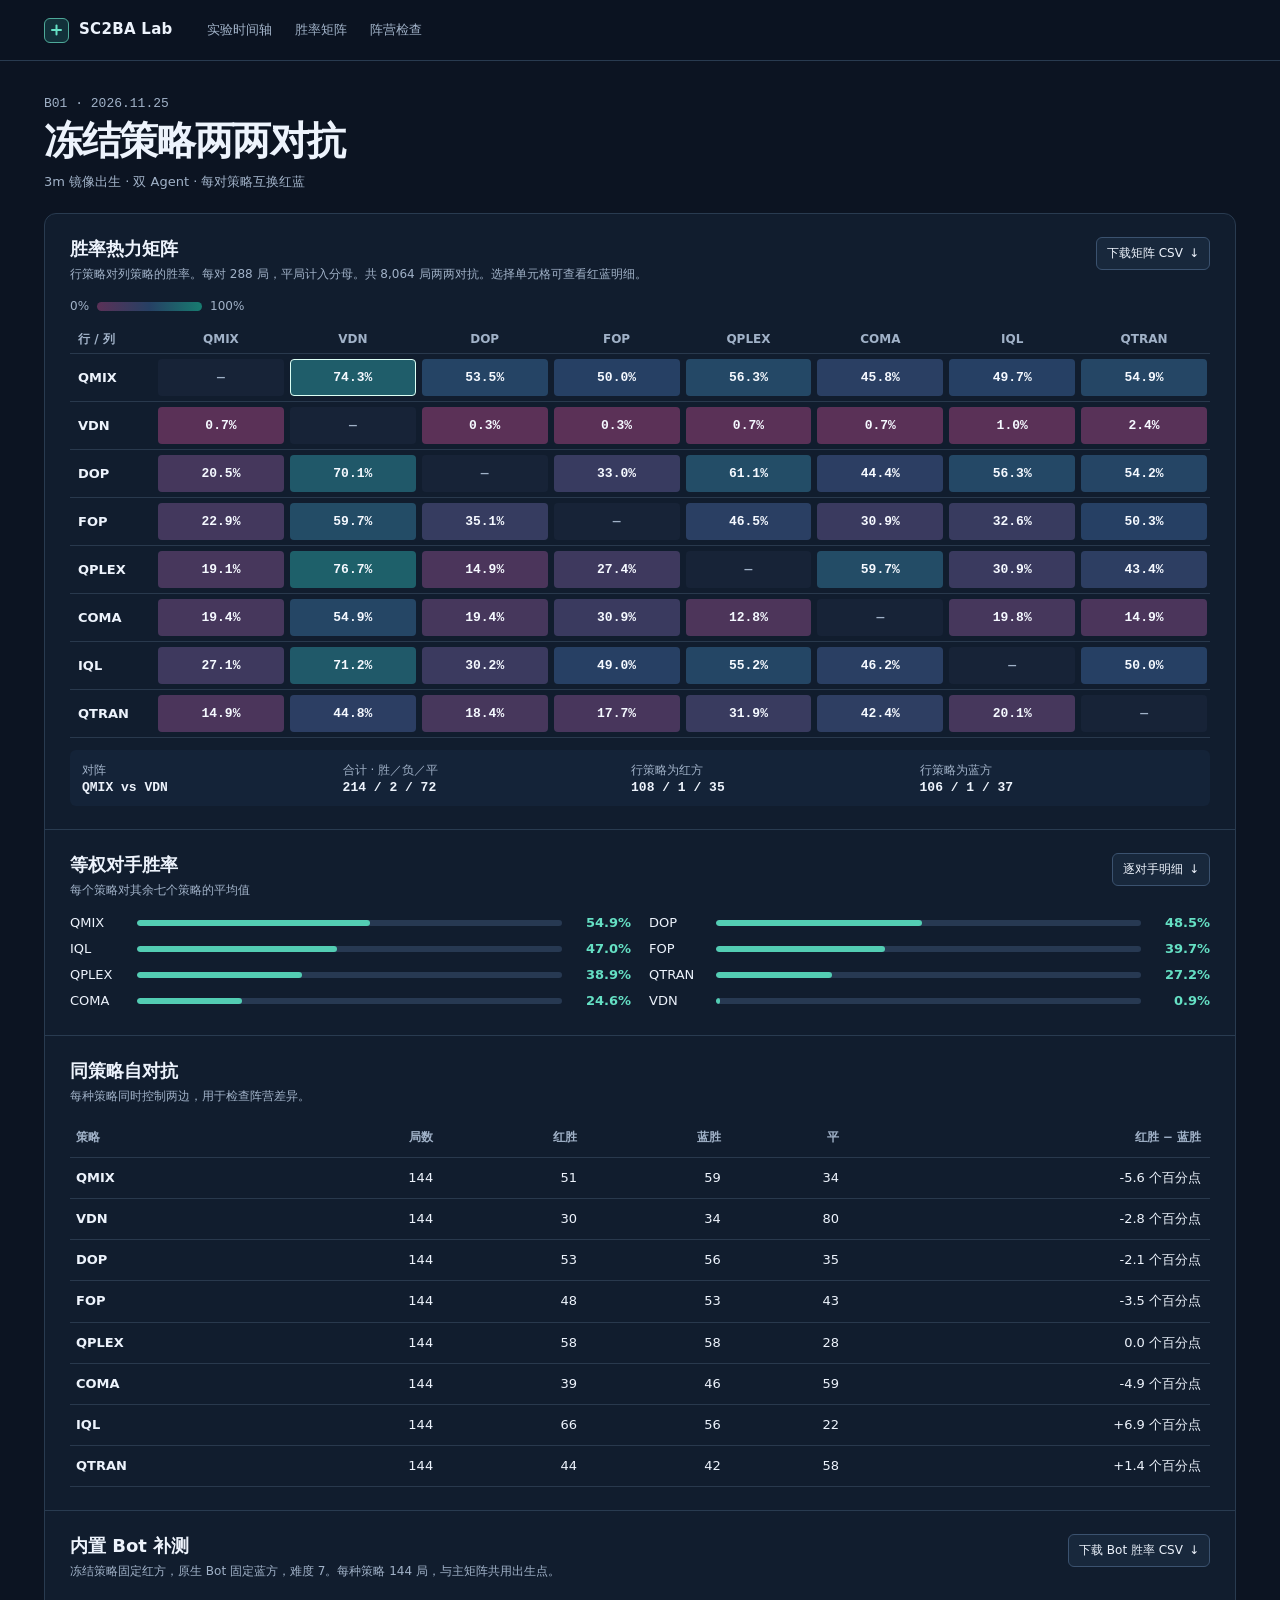
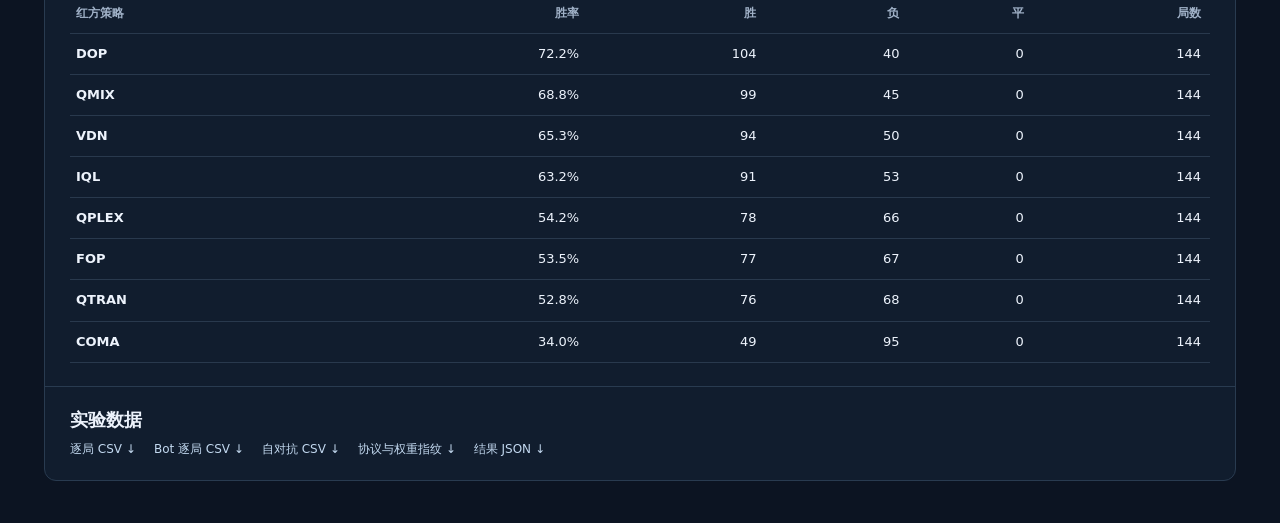
<file: docs/b01/index.html>
<!doctype html>
<html lang="zh-CN">
<head>
  <meta charset="utf-8">
  <meta name="viewport" content="width=device-width, initial-scale=1">
  <meta name="theme-color" content="#0c1422">
  <title>B01 冻结策略两两对抗 · SC2BA Lab</title>
  <link rel="icon" type="image/png" href="../assets/mark.png">
  <link rel="stylesheet" href="../assets/panel.css">
  <link rel="stylesheet" href="./matrix.css">
  <script defer src="./matrix.js"></script>
</head>
<body>
  <a class="skip-link" href="#matrix">跳到胜率矩阵</a>
  <header class="masthead">
    <div class="frame masthead-inner">
      <a class="brand" href="../#timeline"><span class="mark" aria-hidden="true"></span>SC2BA Lab</a>
      <nav aria-label="面板导航">
        <a href="../#timeline">实验时间轴</a>
        <a href="#matrix">胜率矩阵</a>
        <a href="#self-play">阵营检查</a>
      </nav>
    </div>
  </header>
  <main class="frame">
    <header class="page-heading">
      <p class="run-id">B01 · 2026.11.25</p>
      <h1>冻结策略两两对抗</h1>
      <p>3m 镜像出生 · 双 Agent · 每对策略互换红蓝</p>
    </header>
    <div id="matrix-error" class="card error" role="alert" hidden></div>
    <article class="release card matrix-release">
      <section id="matrix" class="content-section">
        <div class="section-head">
          <div>
            <h2>胜率热力矩阵</h2>
            <p id="matrix-caption"></p>
          </div>
          <a class="button" href="./data/win-rate-matrix.csv" download>下载矩阵 CSV <span aria-hidden="true">↓</span></a>
        </div>
        <div class="matrix-legend">
          <span>0%</span><span aria-label="由低到高的胜率配色"></span><span>100%</span>
        </div>
        <div class="table-scroll" role="region" aria-label="胜率热力矩阵，可横向滚动" tabindex="0">
          <table class="b01-matrix" id="matrix-table"><caption class="visually-hidden">行策略对列策略的胜率</caption></table>
        </div>
        <dl class="match-detail" id="match-details" aria-live="polite"></dl>
      </section>
      <section id="ranking" class="content-section">
        <div class="section-head">
          <div>
            <h2>等权对手胜率</h2>
            <p>每个策略对其余七个策略的平均值</p>
          </div>
          <a class="button" href="./data/pairwise.csv" download>逐对手明细 <span aria-hidden="true">↓</span></a>
        </div>
        <ol class="ranking-list" id="ranking-list"></ol>
      </section>
      <section id="self-play" class="content-section">
        <div class="section-head">
          <div>
            <h2>同策略自对抗</h2>
            <p>每种策略同时控制两边，用于检查阵营差异。</p>
          </div>
        </div>
        <div class="table-scroll" role="region" aria-label="自对抗记录，可横向滚动" tabindex="0">
          <table class="self-play">
            <thead><tr><th scope="col">策略</th><th scope="col">局数</th><th scope="col">红胜</th><th scope="col">蓝胜</th><th scope="col">平</th><th scope="col">红胜 − 蓝胜</th></tr></thead>
            <tbody id="self-play-rows"></tbody>
          </table>
        </div>
      </section>
      <section id="builtin" class="content-section">
        <div class="section-head">
          <div>
            <h2>内置 Bot 补测</h2>
            <p id="bot-caption"></p>
          </div>
          <a class="button" href="./data/bot-reference.csv" download>下载 Bot 胜率 CSV <span aria-hidden="true">↓</span></a>
        </div>
        <div class="table-scroll" role="region" aria-label="内置 Bot 胜率表，可横向滚动" tabindex="0">
          <table class="self-play">
            <thead><tr><th scope="col">红方策略</th><th scope="col">胜率</th><th scope="col">胜</th><th scope="col">负</th><th scope="col">平</th><th scope="col">局数</th></tr></thead>
            <tbody id="bot-rows"></tbody>
          </table>
        </div>
      </section>
      <footer class="release-footer">
        <h2>实验数据</h2>
        <div class="download-links">
          <a href="./data/matches.csv" download>逐局 CSV <span aria-hidden="true">↓</span></a>
          <a href="./data/bot-matches.csv" download>Bot 逐局 CSV <span aria-hidden="true">↓</span></a>
          <a href="./data/self-play.csv" download>自对抗 CSV <span aria-hidden="true">↓</span></a>
          <a href="./data/protocol.json" download>协议与权重指纹 <span aria-hidden="true">↓</span></a>
          <a href="./data/report.json" download>结果 JSON <span aria-hidden="true">↓</span></a>
        </div>
      </footer>
    </article>
  </main>
</body>
</html>
</file>
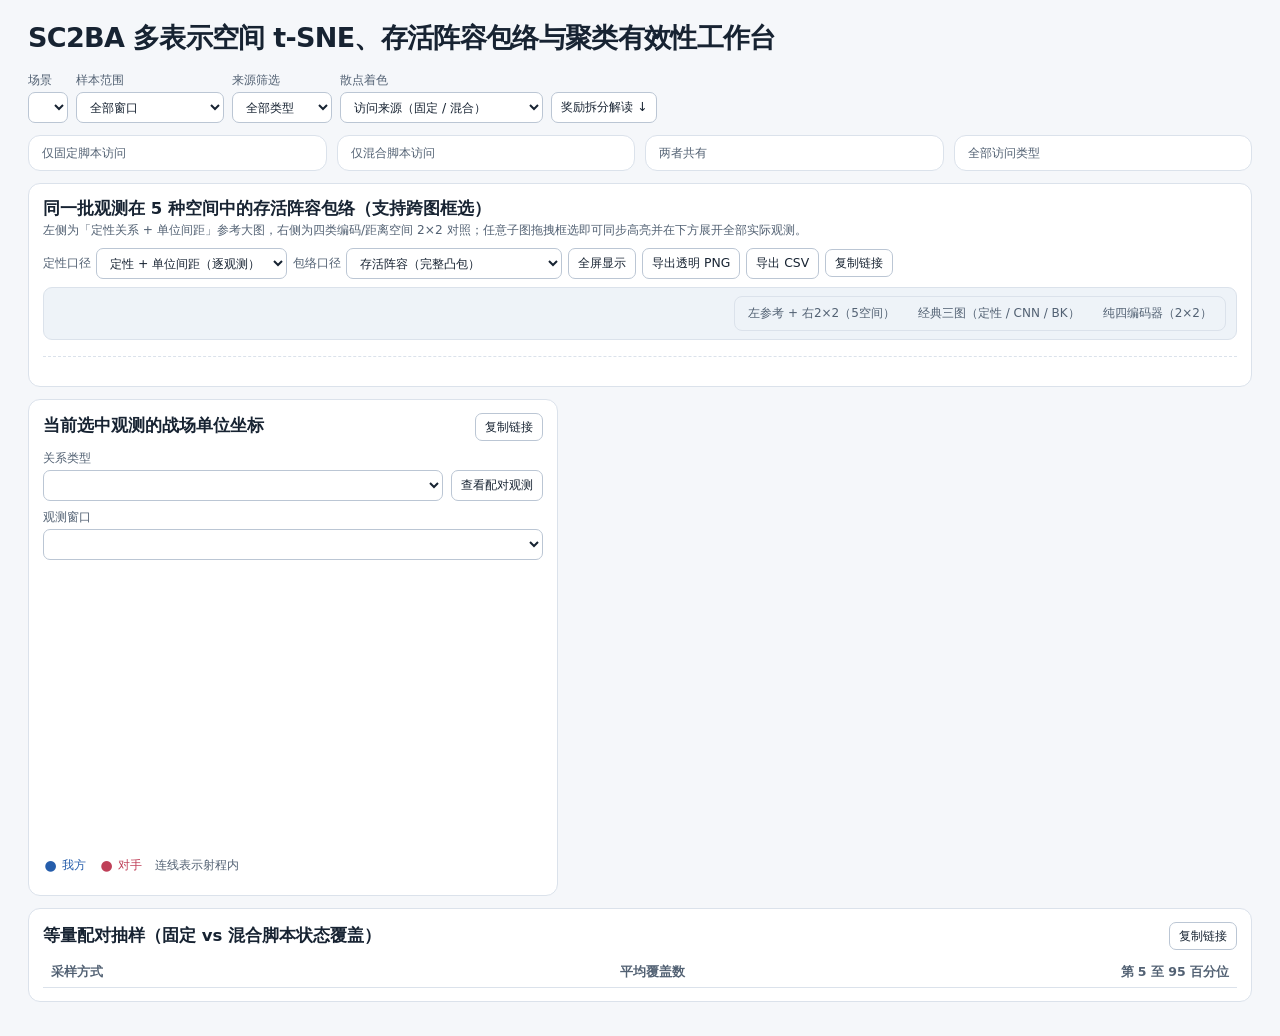
<file: bch/visualization/probe_coverage.html>
<!doctype html>
<html lang="zh-CN">
<head>
<meta charset="utf-8">
<meta name="viewport" content="width=device-width, initial-scale=1">
<title>SC2BA 多表示空间 t-SNE、存活阵容包络与聚类有效性工作台</title>
<style>
:root {
    color-scheme: light;
    --page: #f5f7fa;
    --paper: #ffffff;
    --surface-sub: #eef3f8;
    --text: #172332;
    --muted: #526173;
    --line: #dbe2eb;
    --grid: #e9edf3;
    --fixed: #ad570b;
    --mixed: #087c72;
    --shared: #6645a8;
    --ally: #255dab;
    --enemy: #bf3f58;
    --win: #158059;
    --loss: #be374e;
    --draw: #708295;
    --best-bg: rgba(21, 128, 89, 0.12);
    --best-ink: #0f6444;
    --warn-bg: rgba(190, 55, 78, 0.11);
    --warn-ink: #a3273d;
    --accent: #0f7699;
    --accent-soft: rgba(15, 118, 153, 0.14);
    --focus-glow: rgba(15, 118, 153, 0.24);
    font-family: Inter, "Microsoft YaHei UI", system-ui, sans-serif;
}
* { box-sizing: border-box; }
[hidden] { display: none !important; }
body { margin: 0; background: var(--page); color: var(--text); line-height: 1.5; }
main { width: min(1440px, 100%); margin: auto; padding: 18px clamp(12px, 2.2vw, 28px) 34px; }
h1 { margin: 0; font-size: clamp(20px, 2.4vw, 27px); letter-spacing: -.025em; }
h2 { margin: 0; font-size: 16.5px; }
h3 { margin: 0; font-size: 14px; }
p { margin: 0; }
.header { display: flex; align-items: end; justify-content: space-between; gap: 12px; flex-wrap: wrap; }
.muted, .note { color: var(--muted); }
.note { font-size: 12.2px; }
.controls { display: flex; gap: 8px; align-items: end; flex-wrap: wrap; }
.controls label, .frame-choice { display: grid; gap: 3px; font-size: 12px; color: var(--muted); }
button, select, .jump { font: inherit; color: var(--text); background: var(--paper); }
button, select, .jump {
    padding: 4px 9px; min-height: 31px; border: 1px solid #bbc6d4; border-radius: 7px; font-size: 12.4px;
}
button { cursor: pointer; }
button:hover:not(:disabled) { border-color: var(--accent); }
.jump { align-self: end; display: inline-flex; align-items: center; text-decoration: none; }
button:disabled { cursor: default; opacity: .52; }
:focus-visible { outline: 2px solid var(--accent); outline-offset: 2px; }
.copy-link-btn { font-size: 12px; min-height: 28px; padding: 2px 9px; }

.numbers {
    display: grid; grid-template-columns: repeat(4, minmax(0, 1fr)); gap: 10px;
    margin: 12px 0;
}
.number, .pane { background: var(--paper); border: 1px solid var(--line); border-radius: 12px; }
.number { padding: 8px 13px; }
.number strong { display: block; font-size: 20px; font-variant-numeric: tabular-nums; }
.number span { display: block; font-size: 12px; color: var(--muted); }
.number.fixed strong, .key.fixed { color: var(--fixed); }
.number.mixed strong, .key.mixed { color: var(--mixed); }
.number.shared strong, .key.shared { color: var(--shared); }

.pane { padding: 13px 14px; min-width: 0; scroll-margin-top: 10px; }
.pane + .pane, .section-gap { margin-top: 12px; }
.panel-heading { display: flex; align-items: center; justify-content: space-between; flex-wrap: wrap; gap: 8px; }
.panel-tools { display: flex; align-items: center; flex-wrap: wrap; gap: 6px; }
.panel-tools label { display: inline-flex; align-items: center; gap: 5px; font-size: 12px; color: var(--muted); }

/* Module Fullscreen (native :fullscreen + fixed overlay fallback) */
#roster-strip {
    transition: background-color .2s ease, padding .2s ease, border-radius .2s ease;
}
#roster-strip:fullscreen,
#roster-strip.module-fullscreen {
    background: var(--page);
    border: none;
    border-radius: 0;
    padding: 18px 24px 28px;
    overflow-y: auto;
    width: 100vw;
    height: 100vh;
}
#roster-strip.module-fullscreen {
    position: fixed;
    inset: 0;
    z-index: 9999;
    margin: 0;
}
#roster-strip:fullscreen .brushed-gallery-grid,
#roster-strip.module-fullscreen .brushed-gallery-grid {
    max-height: none;
}

.strip-toolbar {
    display: flex; align-items: center; justify-content: space-between; flex-wrap: wrap; gap: 8px 12px;
    margin-top: 8px; padding: 8px 10px; border-radius: 9px;
    background: var(--surface-sub); border: 1px solid var(--line);
}
.space-toggles { display: flex; align-items: center; flex-wrap: wrap; gap: 6px; }
.space-chip {
    display: inline-flex; align-items: center; gap: 5px; padding: 3px 9px;
    border-radius: 999px; border: 1px solid var(--line); background: var(--paper);
    font-size: 12px; cursor: pointer; user-select: none; color: var(--text);
}
.space-chip input { margin: 0; accent-color: var(--accent); }
.space-chip.active { border-color: var(--accent); background: var(--accent-soft); font-weight: 600; }

.shared-legend-bar {
    display: flex; align-items: center; justify-content: space-between; flex-wrap: wrap; gap: 8px 16px;
    margin: 9px 0 8px; padding-bottom: 7px; border-bottom: 1px dashed var(--line);
}
.roster-chips { display: flex; align-items: center; flex-wrap: wrap; gap: 6px; }
.roster-chip {
    display: inline-flex; align-items: center; gap: 5px; padding: 2px 8px;
    border-radius: 999px; border: 1px solid var(--line); background: var(--paper);
    font-size: 12px; cursor: pointer; user-select: none; min-height: 26px;
}
.roster-chip.off { opacity: .42; }
.roster-key { display: inline-block; width: 14px; height: 9px; border: 1.5px solid; border-radius: 2.5px; }

.legend { display: flex; gap: 6px 13px; flex-wrap: wrap; color: var(--muted); font-size: 12px; align-items: center; }
.legend span { display: inline-flex; gap: 4px; align-items: center; }
.key { width: 15px; height: 15px; line-height: 15px; text-align: center; display: inline-block; font-size: 14px; }
.swatch { display: inline-block; width: 11px; height: 11px; border-radius: 50%; border: 1px solid rgba(0,0,0,.15); }
.grad-bar { display: inline-block; width: 76px; height: 9px; border-radius: 4px; border: 1px solid var(--line); }

/* Unified 1-Left-Large Reference + Right 2x2 Grid */
.strip-layout-grid {
    display: grid;
    grid-template-columns: minmax(250px, 1.0fr) minmax(0, 1.38fr);
    gap: 10px;
    align-items: stretch;
}
.strip-layout-grid.no-ref {
    grid-template-columns: 1fr;
}
.strip-layout-grid.only-ref {
    grid-template-columns: minmax(0, 760px);
    justify-content: center;
}
.strip-ref-slot { display: flex; flex-direction: column; min-width: 0; }
.strip-ref-slot .strip-card { flex: 1; display: flex; flex-direction: column; }
.strip-ref-slot .strip-card svg { flex: 1; min-height: 0; }
.strip-quad-slot {
    display: grid;
    grid-template-columns: repeat(2, minmax(0, 1fr));
    gap: 10px;
    min-width: 0;
}
.strip-quad-slot.count-1 { grid-template-columns: 1fr; }
.strip-quad-slot.count-2 { grid-template-columns: 1fr; }
.strip-card {
    background: var(--paper); border: 1px solid var(--line); border-radius: 10px;
    padding: 10px 11px 8px; display: flex; flex-direction: column; min-width: 0;
}
.strip-card.ref-card {
    border-color: color-mix(in srgb, var(--accent) 45%, var(--line));
}
.ref-badge {
    display: inline-block; font-size: 11px; font-weight: 600; padding: 1px 7px;
    border-radius: 999px; background: var(--accent-soft); color: var(--accent);
}
.strip-card-head {
    display: flex; align-items: center; justify-content: space-between; gap: 6px;
    flex-wrap: wrap; margin-bottom: 2px;
}
.strip-card-head h3 { font-size: 13.8px; letter-spacing: -.01em; }
.strip-card-sub { font-size: 11.6px; color: var(--muted); margin-bottom: 5px; min-height: 17px; }
.strip-card select { min-height: 24px; padding: 1px 6px; font-size: 11.5px; }

/* Brush selection bar + Brushed All-Observations Gallery */
.brush-bar {
    margin-top: 10px; padding: 8px 12px; border-radius: 9px;
    background: var(--accent-soft); border: 1px solid var(--accent);
    display: flex; align-items: center; justify-content: space-between; flex-wrap: wrap; gap: 8px 14px;
    font-size: 12.5px;
}
.brush-stats { display: flex; align-items: center; flex-wrap: wrap; gap: 6px 14px; font-variant-numeric: tabular-nums; }
.brush-stats strong { color: var(--accent); }
.brush-actions { display: flex; align-items: center; gap: 6px; flex-wrap: wrap; }
.brush-actions button, .brush-actions select { min-height: 27px; padding: 2px 8px; font-size: 12px; }

.brushed-gallery-wrap {
    margin-top: 10px; padding: 11px 12px; border-radius: 10px;
    background: var(--surface-sub); border: 1px solid var(--line);
}
.brushed-gallery-grid {
    display: grid;
    grid-template-columns: repeat(auto-fill, minmax(222px, 1fr));
    gap: 9px;
    margin-top: 9px;
    max-height: 460px;
    overflow-y: auto;
    padding-right: 4px;
}
.obs-card {
    background: var(--paper); border: 1px solid var(--line); border-radius: 9px;
    padding: 7px 8px; cursor: pointer; display: flex; flex-direction: column; gap: 4px;
    transition: border-color .14s ease, box-shadow .14s ease;
}
.obs-card:hover { border-color: var(--accent); }
.obs-card.active { border-color: var(--accent); box-shadow: 0 0 0 2px var(--accent-soft); }
.obs-card-head { display: flex; align-items: center; justify-content: space-between; gap: 5px; font-size: 11.6px; font-weight: 600; }
.obs-card-sub { font-size: 11px; color: var(--muted); font-variant-numeric: tabular-nums; }
.outcome-pill {
    font-size: 10.5px; padding: 0 6px; border-radius: 999px; font-weight: 600;
}
.outcome-pill.win { background: var(--best-bg); color: var(--best-ink); }
.outcome-pill.loss { background: var(--warn-bg); color: var(--warn-ink); }
.outcome-pill.draw { background: var(--surface-sub); color: var(--muted); }
.obs-card-metrics {
    display: flex; flex-wrap: wrap; gap: 3px 8px; font-size: 11px; color: var(--muted);
    font-variant-numeric: tabular-nums; border-top: 1px solid var(--line); padding-top: 4px;
}

svg { display: block; width: 100%; height: auto; overflow: visible; color: var(--text); user-select: none; }
svg.tsne-svg { cursor: crosshair; touch-action: none; }
.axis-text { fill: var(--muted); font-size: 11.5px; }
.field .axis-text { font-size: 11.5px; }
.grid { stroke: var(--grid); stroke-width: 1; }
.plot-border { fill: none; stroke: #cdd6e1; stroke-width: 1; }
.hull-shape { fill-opacity: .11; stroke-opacity: .78; stroke-width: 1.5; pointer-events: none; transition: opacity .14s ease; }
.has-brush .hull-shape { opacity: .32; }

.brush-rect {
    fill: var(--accent-soft); stroke: var(--accent); stroke-width: 1.4;
    stroke-dasharray: 4 3; pointer-events: none;
}

.mark { cursor: pointer; transition: opacity .12s ease; }
.mark .disc { fill: currentColor; stroke: var(--paper); stroke-width: 1px; opacity: .92; }
.mark.shared .disc { fill: none; stroke: currentColor; stroke-width: 2.1px; }
.mark .focus-halo { fill: var(--accent); opacity: 0; pointer-events: none; }
.mark .focus-ring { fill: none; stroke: var(--accent); opacity: 0; stroke-width: 1.4px; pointer-events: none; }
.mark:hover .focus-ring, .mark:focus-visible .focus-ring { opacity: .68; }
.mark.active .focus-halo { opacity: .24; }
.mark.active .focus-ring { opacity: .95; stroke: var(--accent); stroke-width: 1.55px; stroke-dasharray: 3.2 2.2; }
.mark.active .disc { stroke: var(--paper); stroke-width: 1.7px; opacity: 1; }
.has-brush .mark.dimmed { opacity: .15; }
.has-brush .mark.brushed { opacity: 1; }
.has-brush .mark.brushed .disc { opacity: 1; stroke: var(--paper); stroke-width: 1.35px; }
.has-brush .mark.brushed .focus-halo { opacity: .16; }
.has-brush .mark.brushed .focus-ring { opacity: .78; stroke: var(--accent); stroke-width: 1.25px; }
.has-brush .mark.brushed.active .focus-halo { opacity: .30; }
.has-brush .mark.brushed.active .focus-ring { opacity: 1; stroke-width: 1.75px; stroke-dasharray: 3.2 2.2; }

.mark.fixed { color: var(--fixed); }
.mark.mixed { color: var(--mixed); }
.mark.shared { color: var(--shared); }

/* Split Diagnosis Section (Reward-consistency explanation for IM-CNN vs IM-medoid) */
.diag-grid { display: grid; grid-template-columns: minmax(320px, 1fr) minmax(0, 1.35fr); gap: 12px; margin-top: 10px; align-items: start; }
.diag-chart-box { background: var(--surface-sub); border: 1px solid var(--line); border-radius: 10px; padding: 10px 12px; }
.pair-cases-grid { display: grid; grid-template-columns: repeat(2, minmax(0, 1fr)); gap: 9px; }
.pair-case-card {
    background: var(--surface-sub); border: 1px solid var(--line); border-radius: 9px;
    padding: 8px 9px; display: flex; flex-direction: column; gap: 6px;
}
.pair-case-maps { display: grid; grid-template-columns: repeat(2, minmax(0, 1fr)); gap: 6px; }
.pair-mini { background: var(--paper); border: 1px solid var(--line); border-radius: 7px; padding: 5px 6px; }
.pair-mini-title { font-size: 11px; font-weight: 600; display: flex; justify-content: space-between; margin-bottom: 2px; }

/* Lower Inspector + Consistency grid */
.inspector-grid {
    display: grid; grid-template-columns: minmax(320px, 1.05fr) minmax(0, 1.35fr);
    gap: 12px; align-items: start; margin-top: 12px;
}
.case-tools { display: grid; grid-template-columns: minmax(0, 1fr) auto; gap: 8px; align-items: end; margin-top: 8px; }
.frame-choice { margin-top: 7px; }
.frame-choice select { max-width: 100%; }
.case-tools .frame-choice { margin-top: 0; }
.case-text { min-height: 20px; font-size: 13px; margin-top: 8px; font-weight: 500; }
.field { margin: 4px 0; }
.ally { color: var(--ally); }
.enemy { color: var(--enemy); }
.frame-meta {
    display: grid; grid-template-columns: auto minmax(0, 1fr); gap: 4px 12px;
    margin: 8px 0 0; font-size: 12.2px;
}
.frame-meta dt { color: var(--muted); }
.frame-meta dd { margin: 0; overflow-wrap: anywhere; font-variant-numeric: tabular-nums; }

.pill-group { display: inline-flex; gap: 3px; background: var(--surface-sub); padding: 3px; border-radius: 8px; border: 1px solid var(--line); }
.pill-group button { min-height: 27px; padding: 2px 9px; border: 1px solid transparent; border-radius: 6px; background: transparent; color: var(--muted); font-size: 12px; }
.pill-group button[aria-pressed="true"] { background: var(--paper); border-color: var(--accent); color: var(--text); font-weight: 600; }

.validity-callout {
    margin: 9px 0 11px; padding: 9px 12px; border-radius: 9px;
    background: var(--surface-sub); border-left: 3px solid var(--accent);
    font-size: 12.5px; display: grid; gap: 4px;
}
.validity-subhead { margin: 13px 0 6px; display: flex; align-items: center; justify-content: space-between; flex-wrap: wrap; gap: 8px; }
table { width: 100%; border-collapse: collapse; font-size: 12.5px; font-variant-numeric: tabular-nums; }
th, td { padding: 5px 8px; border-bottom: 1px solid var(--line); text-align: right; white-space: nowrap; }
th:first-child, td:first-child { text-align: left; }
thead th { font-weight: 600; color: var(--muted); }
td.cell-best { background: var(--best-bg); color: var(--best-ink); font-weight: 600; }
td.cell-warn { background: var(--warn-bg); color: var(--warn-ink); font-weight: 600; }
tr.row-highlight { background: var(--surface-sub); }
.table-scroll { overflow-x: auto; }
details { margin-top: 10px; }
summary { cursor: pointer; font-size: 13px; font-weight: 500; }
details p { margin-top: 6px; }
@media (max-width: 960px) {
    .inspector-grid, .diag-grid { grid-template-columns: 1fr; }
    .pair-cases-grid { grid-template-columns: 1fr; }
    .field { max-width: 560px; margin-inline: auto; }
}
@media (max-width: 640px) {
    .strip-layout-grid { grid-template-columns: 1fr; }
}
@media (max-width: 580px) {
    .strip-quad-slot { grid-template-columns: 1fr; }
    .numbers { grid-template-columns: repeat(2, minmax(0, 1fr)); }
    .pane { padding: 11px; }
    .case-tools { grid-template-columns: 1fr; }
}
</style>
</head>
<body>
<main>
    <header class="header">
        <div>
            <h1>SC2BA 多表示空间 t-SNE、存活阵容包络与聚类有效性工作台</h1>
            <p id="subtitle" class="muted"></p>
        </div>
        <div class="controls">
            <label>场景 <select id="scene"></select></label>
            <label>样本范围 <select id="scope"><option value="all">全部窗口</option><option value="later">首窗之后</option><option value="test">留出布局</option><option value="test-later">留出布局 · 首窗之后</option></select></label>
            <label>来源筛选 <select id="category"><option value="all">全部类型</option><option value="fixed">仅固定访问</option><option value="mixed">仅混合访问</option><option value="shared">两者共有</option></select></label>
            <label>散点着色 <select id="color-mode">
                <option value="source">访问来源（固定 / 混合）</option>
                <option value="outcome">终局胜负（胜 / 负）</option>
                <option value="curr-hp">当前血量优势（我方 − 敌方）</option>
                <option value="hp-delta">单步奖励 ΔHP</option>
            </select></label>
            <a class="jump" href="#split-diagnosis">奖励拆分解读 ↓</a>
            <a class="jump" id="validity-link" href="#validity" hidden>聚类评测 ↓</a>
        </div>
    </header>

    <section class="numbers" aria-label="档案关系类型数">
        <div class="number fixed"><strong id="fixed-count"></strong><span>仅固定脚本访问</span></div>
        <div class="number mixed"><strong id="mixed-count"></strong><span>仅混合脚本访问</span></div>
        <div class="number shared"><strong id="shared-count"></strong><span>两者共有</span></div>
        <div class="number"><strong id="union-count"></strong><span>全部访问类型</span></div>
    </section>

    <!-- 1. Hero Left-Large Reference + Right 2x2 Multi-Space Strip (with Fullscreen & Brushed All-Observations Gallery) -->
    <section class="pane" id="roster-strip" aria-labelledby="strip-title">
        <div class="panel-heading">
            <div>
                <h2 id="strip-title">同一批观测在 5 种空间中的存活阵容包络（支持跨图框选）</h2>
                <p id="strip-subtitle" class="note">左侧为「定性关系 + 单位间距」参考大图，右侧为四类编码/距离空间 2×2 对照；任意子图拖拽框选即可同步高亮并在下方展开全部实际观测。</p>
            </div>
            <div class="panel-tools">
                <label>定性口径 <select id="relation-mode">
                    <option value="refined">定性 + 单位间距（逐观测）</option>
                    <option value="types">纯定性关系去重</option>
                </select></label>
                <label>包络口径 <select id="envelope-mode">
                    <option value="roster">存活阵容（完整凸包）</option>
                    <option value="roster-core">存活阵容（90%核心·去异常点）</option>
                    <option value="reward">奖励换血态势（ΔHP分层）</option>
                </select></label>
                <button type="button" id="strip-fullscreen">全屏显示</button>
                <button type="button" id="export-png" title="导出当前多空间包络图为透明底 PNG">导出透明 PNG</button>
                <button type="button" id="download">导出 CSV</button>
                <button type="button" class="copy-link-btn" data-copy-section="roster-strip">复制链接</button>
            </div>
        </div>

        <div class="strip-toolbar">
            <div class="space-toggles" id="space-toggles" aria-label="显示的表示空间"></div>
            <div class="pill-group" id="space-presets" role="group" aria-label="空间组合预设">
                <button type="button" data-preset="all5">左参考 + 右2×2（5空间）</button>
                <button type="button" data-preset="classic3">经典三图（定性 / CNN / BK）</button>
                <button type="button" data-preset="encoders4">纯四编码器（2×2）</button>
            </div>
        </div>

        <div class="shared-legend-bar">
            <div class="roster-chips" id="roster-chips" aria-label="点击切换包络显示"></div>
            <div class="legend" id="color-legend" aria-label="散点图例"></div>
        </div>

        <div class="strip-layout-grid" id="strip-layout-grid">
            <div class="strip-ref-slot" id="strip-ref-slot"></div>
            <div class="strip-quad-slot" id="strip-quad-slot"></div>
        </div>

        <div class="brush-bar" id="brush-bar" hidden>
            <div class="brush-stats" id="brush-stats"></div>
            <div class="brush-actions">
                <label style="display:inline-flex;align-items:center;gap:4px;font-size:12px;">排序
                    <select id="brush-sort">
                        <option value="index">默认顺序</option>
                        <option value="dhp-desc">ΔHP 高 → 低</option>
                        <option value="dhp-asc">ΔHP 低 → 高</option>
                        <option value="hp-desc">血量优势 高 → 低</option>
                        <option value="dist-asc">跨队质心距 近 → 远</option>
                    </select>
                </label>
                <button type="button" id="brush-prev">上一个</button>
                <button type="button" id="brush-next">下一个</button>
                <button type="button" id="brush-export">导出框选 CSV</button>
                <button type="button" id="brush-clear">清除框选 (Esc)</button>
            </div>
        </div>

        <!-- All Brushed Actual Observations Gallery -->
        <div class="brushed-gallery-wrap" id="brushed-gallery-wrap" hidden>
            <div class="panel-heading">
                <div>
                    <h3 id="brushed-gallery-title">框选对应的全部实际观测</h3>
                    <p class="note">点击任意一张战场缩略图，立即在全部 5 个 t-SNE 空间中高亮定位该帧并在下方查看完整参数。</p>
                </div>
                <div class="panel-tools">
                    <button type="button" id="gallery-toggle">收起画廊</button>
                </div>
            </div>
            <div class="brushed-gallery-grid" id="brushed-gallery-grid"></div>
        </div>

        <p id="scatter-note" class="note" style="margin-top:8px;"></p>
    </section>

    <!-- 2. Split Diagnosis: Why IM-CNN splits qualitatively-close states (Reward-Consistency Perspective) -->
    <section class="pane section-gap" id="split-diagnosis" aria-labelledby="diag-title" hidden>
        <div class="panel-heading">
            <div>
                <h2 id="diag-title">为什么定性相近的状态在 IM-CNN 中会被拉远？—— 奖励冲突与经验复用诊断</h2>
                <p class="note">检验「定性关系很近（同阵容且 d_qual &lt; 0.15）」的跨回合状态对：比较被各空间<strong>拉近（前25%）</strong>与<strong>拉远（后25%）</strong>时，真实单步奖励 ΔHP / short_reward 差异有多大。</p>
            </div>
            <div class="panel-tools">
                <label>样本对 <select id="diag-cohort">
                    <option value="all">全部跨局定性相近对</option>
                    <option value="same_action">严格同宏动作定性相近对</option>
                </select></label>
                <label>分歧指标 <select id="diag-metric">
                    <option value="dhp">单步奖励差 |ΔHP|</option>
                    <option value="sr">短期奖励差 |short_reward|</option>
                    <option value="win">终局胜负分歧 |Win|</option>
                </select></label>
                <button type="button" class="copy-link-btn" data-copy-section="split-diagnosis">复制链接</button>
            </div>
        </div>
        <div class="validity-callout" id="diag-callout"></div>
        <div class="diag-grid">
            <div class="diag-chart-box">
                <h3 id="diag-chart-title" style="margin-bottom:6px;">定性相近对：空间内「近距 vs 远距」的真实奖励分歧</h3>
                <svg id="diag-bars-svg" viewBox="0 0 470 255"></svg>
                <p class="note" style="margin-top:5px;">柱差越大（远距柱 ≫ 近距柱），说明该空间把定性相近点拉开越有<strong>奖励一致性依据</strong>——这些点虽定性相同，但实际换血结果悬殊，<strong>不应复用同一 Q 经验</strong>；若两柱持平或倒挂（如 IM-medoid），则多为哈希边界离散噪声。</p>
            </div>
            <div>
                <h3 style="margin-bottom:7px;">典型「定性相近但 IM-CNN 拉远」跨局实战对（点击高亮至上方五空间）</h3>
                <div class="pair-cases-grid" id="diag-cases-grid"></div>
            </div>
        </div>
    </section>

    <!-- 3. Battlefield Observation Inspector + Cross-Space Agreement -->
    <div class="inspector-grid">
        <section class="pane" id="frame-inspector" aria-labelledby="frame-title">
            <div class="panel-heading">
                <h2 id="frame-title">当前选中观测的战场单位坐标</h2>
                <button type="button" class="copy-link-btn" data-copy-section="frame-inspector">复制链接</button>
            </div>
            <div class="case-tools">
                <label class="frame-choice">关系类型 <select id="profile"></select></label>
                <button type="button" id="paired">查看配对观测</button>
            </div>
            <label class="frame-choice">观测窗口 <select id="frame"></select></label>
            <p id="case-text" class="case-text" aria-live="polite"></p>
            <svg class="field" id="unit-map" viewBox="0 0 405 211" role="img" aria-label="双方存活单位实际坐标及射程内连线"></svg>
            <div class="legend">
                <span class="ally"><b class="key">●</b>我方</span>
                <span class="enemy"><b class="key">●</b>对手</span>
                <span>连线表示射程内</span>
            </div>
            <dl id="frame-meta" class="frame-meta"></dl>
        </section>

        <section class="pane" id="representations" aria-labelledby="comparison-title" hidden>
            <div class="panel-heading">
                <h2 id="comparison-title">多空间原距离一致性与同阵容近邻纯度</h2>
                <button type="button" class="copy-link-btn" data-copy-section="representations">复制链接</button>
            </div>
            <p id="cnn-training" class="note" style="margin-top:4px;"></p>
            <p id="agreement-note" class="note" style="margin:6px 0 8px;"></p>
            <div class="table-scroll">
                <table aria-label="IM-CNN 与其他表示空间的近邻和距离排序一致性">
                    <thead><tr>
                        <th scope="col">与 IM-CNN 对比</th><th scope="col">原空间 Spearman ρ</th>
                        <th scope="col">原空间 5-NN 重合</th><th scope="col">t-SNE 5-NN 重合</th>
                        <th scope="col">同阵容 ρ</th><th scope="col">同阵容近邻重合</th>
                    </tr></thead>
                    <tbody id="agreement-body"></tbody>
                </table>
            </div>
            <div class="table-scroll" id="roster-metrics" style="margin-top:12px;">
                <table aria-label="各表示空间下 5-NN 近邻相同存活阵容占比">
                    <thead><tr id="roster-head"></tr></thead>
                    <tbody id="roster-body"></tbody>
                </table>
            </div>
            <details>
                <summary>全部存活阵容包络开关（含低频残局）</summary>
                <div class="roster-chips" id="roster-options" style="margin-top:7px;"></div>
                <p class="note">支持切换到「90%核心·去异常点」查看去除极端异常帧后的真实紧凑核心，或切至「奖励换血态势」查看 ΔHP 聚团。</p>
            </details>
        </section>
    </div>

    <!-- 4. Quantitative Clustering Validity -->
    <section class="pane section-gap" id="validity" aria-labelledby="validity-title" hidden>
        <div class="panel-heading">
            <div>
                <h2 id="validity-title">状态聚类有效性与奖励 / 价值一致性定量评测（全方法对照）</h2>
                <p id="validity-note" class="note"></p>
            </div>
            <div class="panel-tools">
                <div class="pill-group" id="k-selector" role="group" aria-label="匹配簇数预算 K"></div>
                <button type="button" class="copy-link-btn" data-copy-section="validity">复制链接</button>
            </div>
        </div>
        <div class="validity-callout" id="validity-callout"></div>

        <div class="validity-subhead">
            <h3>1. 严格跨回合 5-NN 表示一致性（仅从其他回合检索近邻，排除同局相邻帧泄漏）</h3>
            <span class="note">绿色高亮为同列最优</span>
        </div>
        <div class="table-scroll">
            <table aria-label="严格跨回合 5-NN 奖励、价值与态势一致性">
                <thead><tr>
                    <th scope="col">表示空间</th>
                    <th scope="col">终局胜负准确率</th>
                    <th scope="col">终局胜负 R²</th>
                    <th scope="col">终局血量差 R²</th>
                    <th scope="col">折扣回报 G_t R²</th>
                    <th scope="col">当前血量优势 R²</th>
                    <th scope="col">同动作 ΔHP R²</th>
                    <th scope="col">同动作短期奖励 R²</th>
                    <th scope="col">跨队质心距离 R²</th>
                </tr></thead>
                <tbody id="knn-validity-body"></tbody>
            </table>
        </div>

        <div class="validity-subhead">
            <h3 id="cluster-table-title">2. 离散聚类结果质量：等簇预算 k-medoids vs Original IM hash vs 原版两级 BK-tree</h3>
            <span class="note">LOEO = 仅用同簇内「其他回合」样本均值预测</span>
        </div>
        <div class="table-scroll">
            <table aria-label="等簇预算聚类与无约束基线对比">
                <thead><tr>
                    <th scope="col">聚类方法</th>
                    <th scope="col">有效簇数</th>
                    <th scope="col">跨回合复用率 Hit%</th>
                    <th scope="col">归一化熵</th>
                    <th scope="col">轮廓系数</th>
                    <th scope="col">阵容 NMI</th>
                    <th scope="col">胜负 η²</th>
                    <th scope="col">胜负 LOEO%</th>
                    <th scope="col">当前血量 η² / LOEO R²</th>
                    <th scope="col">折扣回报 η² / LOEO R²</th>
                    <th scope="col">同动作 ΔHP η²</th>
                </tr></thead>
                <tbody id="cluster-validity-body"></tbody>
            </table>
        </div>
    </section>

    <section id="match" class="pane section-gap" aria-labelledby="match-title">
        <div class="panel-heading">
            <h2 id="match-title">等量配对抽样（固定 vs 混合脚本状态覆盖）</h2>
            <button type="button" class="copy-link-btn" data-copy-section="match">复制链接</button>
        </div>
        <p id="match-note" class="note" style="margin:5px 0 8px;"></p>
        <div class="table-scroll">
            <table aria-label="同预算内访问到的去重关系类型">
                <thead><tr><th scope="col">采样方式</th><th scope="col">平均覆盖数</th><th scope="col">第 5 至 95 百分位</th></tr></thead>
                <tbody id="match-table"></tbody>
            </table>
        </div>
    </section>
</main>
<script type="application/json" id="coverage-data">__COVERAGE_DATA__</script>
<script>
"use strict";
const report = JSON.parse(document.getElementById("coverage-data").textContent);
const get = id => document.getElementById(id);
const names = Object.keys(report.scenarios);
const svgURI = "http://www.w3.org/2000/svg";
const fixed = "legacy-nearest";
const labels = { fixed: "仅固定访问", mixed: "仅混合访问", shared: "两者共有" };
const display = { [fixed]: "固定脚本", mixed: "混合脚本" };
const outcomeDisplay = { win: "胜", loss: "负", draw: "平", unknown: "未知" };

const methodLabels = {
    "relation": "纯定性关系",
    "relation-refined": "定性+单位间距",
    "im-medoid": "IM-medoid (哈希汉明)",
    "unit-set": "Unit-set (32维)",
    "cnn": "IM-CNN (32维)",
    "bk-position": "BK-tree 一级位置",
    "bk-health": "BK-tree 二级血量",
    "bk-joint": "BK-tree 两级联合",
};

const STRIP_SPACES = [
    { id: "relation", short: "定性参考(左大图)", isRef: true,
      titleRefined: "定性关系 + 单位间距（参考度量）", titleTypes: "定性关系类型去重（参考度量）",
      descRefined: "64格定性关系 + 0.25×连续单位间距与血量微差", descTypes: "64格定性关系直方图（按类型去重）" },
    { id: "im-medoid", short: "IM-medoid", title: "IM-medoid · 哈希汉明",
      desc: "24位势力图直方图哈希 Hamming 距离" },
    { id: "unit-set", short: "Unit-set", title: "Unit-set · 集合编码",
      desc: "原始单位坐标/血量集合的 32维欧氏嵌入" },
    { id: "cnn", short: "IM-CNN", title: "IM-CNN · 势力图卷积",
      desc: "正负势力图 CNN 标准化 32维欧氏嵌入" },
    { id: "bk", short: "BK-tree", title: "BK-tree · 预计算距离",
      descMap: {
          "bk-position": "一级位置匹配代价（含未配对补位成本）",
          "bk-health": "二级按位置最优配对后的归一化 HP 差",
          "bk-joint": "两级联合（位置 + 0.5×血量）连续距离",
      } },
];

const REWARD_REGIMES = [
    { key: "pos", label: "优势换血 (ΔHP > +5)", color: "#158059" },
    { key: "mid", label: "胶着均衡 (|ΔHP| ≤ 5)", color: "#64748b" },
    { key: "neg", label: "劣势掉血 (ΔHP < −5)", color: "#be374e" },
];

const sceneInput = get("scene"), scopeInput = get("scope"), categoryInput = get("category");
const colorModeInput = get("color-mode"), relationModeInput = get("relation-mode");
const envelopeModeInput = get("envelope-mode");
const profileInput = get("profile"), frameInput = get("frame"), unitMap = get("unit-map");
const rosterSelections = new Map();
const rewardSelections = new Set(["pos", "mid", "neg"]);
const rosterPalette = ["#3876b4", "#af4485", "#917000", "#27874e", "#98523f", "#6858a8", "#297f89"];

let scene, profiles = [], selectedFrame;
let selectedK = "32";
let bkMetric = "bk-joint";
let activeSpaces = new Set(["relation", "im-medoid", "unit-set", "cnn", "bk"]);
let rosterColors = new Map();
let showHulls = true;
let galleryCollapsed = false;
let brushedFrames = new Set();
let brushCursor = 0;
let suppressClickUntil = 0;
let renderedSvgs = [];

function element(name, attr = {}, content) {
    const item = document.createElementNS(svgURI, name);
    for (const [key, value] of Object.entries(attr)) item.setAttribute(key, value);
    if (content !== undefined) item.textContent = content;
    return item;
}
function option(select, value, label) { select.add(new Option(label, value)); }
function extent(values) {
    const a = Math.min(...values), b = Math.max(...values);
    const pad = Math.max((b - a) * .07, .5);
    return [a - pad, b + pad];
}
function gridScale(xDomain, yDomain, area, equal = false) {
    const [x0, y0, width, height] = area;
    const ranges = [xDomain[1] - xDomain[0], yDomain[1] - yDomain[0]];
    const independent = [width / ranges[0], height / ranges[1]];
    const [sx, sy] = equal ? [Math.min(...independent), Math.min(...independent)] : independent;
    const left = x0 + (width - ranges[0] * sx) / 2, top = y0 + (height - ranges[1] * sy) / 2;
    return {
        x: x => left + (x - xDomain[0]) * sx,
        y: y => top + (yDomain[1] - y) * sy,
        edges: [left, top, ranges[0] * sx, ranges[1] * sy],
    };
}
function ticks(domain, target = 4) {
    const raw = (domain[1] - domain[0]) / target;
    const scale = 10 ** Math.floor(Math.log10(Math.max(raw, 1e-6)));
    const step = ([1, 2, 5, 10].find(value => value >= raw / scale) || 10) * scale;
    const start = Math.ceil(domain[0] / step) * step;
    const values = [];
    for (let value = start; value < domain[1] + step * 1e-8; value += step) {
        values.push(Math.abs(value) < 1e-8 ? 0 : Number(value.toPrecision(6)));
    }
    return values;
}
function drawGrid(svg, scale, xDomain, yDomain, xLabel, yLabel) {
    const [left, top, width, height] = scale.edges;
    const coords = element("g", { "aria-hidden": "true" });
    for (const value of ticks(xDomain)) {
        const x = scale.x(value);
        coords.append(element("line", { x1: x, y1: top, x2: x, y2: top + height, class: "grid" }),
            element("text", { x, y: top + height + 15, class: "axis-text", "text-anchor": "middle" }, value));
    }
    for (const value of ticks(yDomain)) {
        const y = scale.y(value);
        coords.append(element("line", { x1: left, y1: y, x2: left + width, y2: y, class: "grid" }),
            element("text", { x: left - 6, y: y + 3.5, class: "axis-text", "text-anchor": "end" }, value));
    }
    coords.append(element("rect", { x: left, y: top, width, height, class: "plot-border" }));
    coords.append(element("text", { x: left + width / 2, y: top + height + 30, class: "axis-text", "text-anchor": "middle" }, xLabel));
    const labelX = left - 32, labelY = top + height / 2;
    coords.append(element("text", { x: labelX, y: labelY, class: "axis-text", "text-anchor": "middle",
        transform: "rotate(-90 " + labelX + " " + labelY + ")" }, yLabel));
    svg.append(coords);
}
function divergingColor(val, maxAbs) {
    const t = Math.max(-1, Math.min(1, val / Math.max(maxAbs, 1)));
    const mix = (a, b, f) => Math.round(a + (b - a) * f);
    const neg = [194, 59, 82], mid = [138, 152, 166], pos = [18, 134, 152];
    const [c1, c2, f] = t < 0 ? [mid, neg, -t] : [mid, pos, t];
    return "rgb(" + mix(c1[0], c2[0], f) + "," + mix(c1[1], c2[1], f) + "," + mix(c1[2], c2[2], f) + ")";
}
function rewardBucket(dhp) { return dhp > 5 ? "pos" : dhp < -5 ? "neg" : "mid"; }
function frameColorOverride(frame, hpScale, deltaScale) {
    const mode = colorModeInput.value;
    if (mode === "source") return null;
    if (mode === "outcome") {
        if (frame.outcome === "win") return "var(--win)";
        if (frame.outcome === "loss") return "var(--loss)";
        return "var(--draw)";
    }
    if (mode === "curr-hp") return divergingColor(frame.curr_hp_margin ?? 0, hpScale);
    if (mode === "hp-delta") return divergingColor(frame.hp_change ?? 0, deltaScale);
    return null;
}
function profileColorOverride(point, hpScale, deltaScale) {
    const mode = colorModeInput.value;
    if (mode === "source") return null;
    const rows = point.windows.map(i => scene.frames[i]);
    if (mode === "outcome") {
        const winRate = rows.reduce((s, r) => s + (r.outcome === "win" ? 1 : r.outcome === "draw" ? 0.5 : 0), 0) / rows.length;
        return divergingColor((winRate - 0.5) * 2, 1);
    }
    if (mode === "curr-hp") {
        return divergingColor(rows.reduce((s, r) => s + (r.curr_hp_margin ?? 0), 0) / rows.length, hpScale);
    }
    if (mode === "hp-delta") {
        return divergingColor(rows.reduce((s, r) => s + (r.hp_change ?? 0), 0) / rows.length, deltaScale);
    }
    return null;
}
function renderColorLegend() {
    const legend = get("color-legend");
    const mode = colorModeInput.value;
    const isRefined = relationModeInput.value === "refined" && Boolean(scene.comparison?.coordinates?.["relation-refined"]);
    if (mode === "source") {
        legend.innerHTML = isRefined
            ? '<span><b class="key fixed">◆</b>固定脚本</span><span><b class="key mixed">●</b>混合脚本</span>'
            : '<span><b class="key fixed">◆</b>仅固定脚本</span><span><b class="key mixed">●</b>仅混合脚本</span><span><b class="key shared">○</b>关系类型共有</span>';
    } else if (mode === "outcome") {
        legend.innerHTML = '<span><i class="swatch" style="background:var(--win)"></i>终局胜</span>' +
            '<span><i class="swatch" style="background:var(--loss)"></i>终局负</span><span>◆ 固定 · ● 混合</span>';
    } else if (mode === "curr-hp") {
        legend.innerHTML = '<span>敌方血量优</span><i class="grad-bar" style="background:linear-gradient(90deg,#c23b52,#8a98a6,#128698)"></i><span>我方血量优</span>';
    } else {
        legend.innerHTML = '<span>ΔHP &lt; 0</span><i class="grad-bar" style="background:linear-gradient(90deg,#c23b52,#8a98a6,#128698)"></i><span>ΔHP &gt; 0</span>';
    }
}
function activeProfiles() {
    const scope = scopeInput.value;
    return scene.points.flatMap((point, index) => {
        const windows = point.frames.filter(frame => {
            const row = scene.frames[frame];
            return (!scope.startsWith("test") || row.split === "test") && (!scope.endsWith("later") || row.step > 0);
        });
        if (!windows.length) return [];
        const fixedCount = windows.filter(frame => scene.frames[frame].behavior === fixed).length;
        const mixedCount = windows.length - fixedCount;
        const type = fixedCount && mixedCount ? "shared" : fixedCount ? "fixed" : "mixed";
        return [{ ...point, index, windows, fixedCount, mixedCount, type }];
    });
}
function rosterLabel(point) { return point.alive.join("v"); }

function hullVertices(points) {
    const unique = Array.from(new Map(points.map(point => [point.join(","), point])).values());
    unique.sort((a, b) => a[0] - b[0] || a[1] - b[1]);
    if (unique.length <= 2) return unique;
    const turn = (a, b, c) => (b[0] - a[0]) * (c[1] - a[1]) - (b[1] - a[1]) * (c[0] - a[0]);
    function half(sorted) {
        const vertices = [];
        for (const point of sorted) {
            while (vertices.length >= 2 && turn(vertices[vertices.length - 2], vertices[vertices.length - 1], point) <= 1e-8) {
                vertices.pop();
            }
            vertices.push(point);
        }
        return vertices.slice(0, -1);
    }
    return [...half(unique), ...half(unique.slice().reverse())];
}

function trimCore(pts, keepFrac = 0.9) {
    if (pts.length < 6) return pts;
    const xs = pts.map(p => p[0]).sort((a, b) => a - b);
    const ys = pts.map(p => p[1]).sort((a, b) => a - b);
    const mx = xs[Math.floor(xs.length / 2)], my = ys[Math.floor(ys.length / 2)];
    const ranked = pts.map(p => ({ p, d: Math.hypot(p[0] - mx, p[1] - my) })).sort((a, b) => a.d - b.d);
    const keep = Math.max(3, Math.floor(pts.length * keepFrac));
    return ranked.slice(0, keep).map(r => r.p);
}

function drawHulls(svg, points, scale) {
    if (!showHulls) return;
    const envMode = envelopeModeInput.value;
    const grouped = new Map();
    const colorMap = new Map();
    if (envMode === "reward") {
        for (const reg of REWARD_REGIMES) colorMap.set(reg.key, reg.color);
        for (const pt of points) {
            const k = pt.rewardKey;
            if (!k || !rewardSelections.has(k)) continue;
            if (!grouped.has(k)) grouped.set(k, []);
            grouped.get(k).push([scale.x(pt.xy[0]), scale.y(pt.xy[1])]);
        }
    } else {
        const selected = rosterSelections.get(sceneInput.value);
        for (const pt of points) {
            if (!selected.has(pt.roster)) continue;
            if (!grouped.has(pt.roster)) grouped.set(pt.roster, []);
            grouped.get(pt.roster).push([scale.x(pt.xy[0]), scale.y(pt.xy[1])]);
            colorMap.set(pt.roster, rosterColors.get(pt.roster));
        }
    }
    const hullLayer = element("g", { class: "hull-layer" });
    for (const [name, members] of grouped) {
        const used = envMode === "roster-core" ? trimCore(members, 0.9) : members;
        const hull = hullVertices(used), color = colorMap.get(name) || "#3876b4";
        const sharedAttr = { class: "hull-shape", stroke: color, "data-group": name, "aria-hidden": "true" };
        if (envMode === "roster-core") sharedAttr["stroke-dasharray"] = "5 3";
        if (hull.length > 2) {
            hullLayer.append(element("polygon", { ...sharedAttr, points: hull.map(point => point.join(",")).join(" "), fill: color }));
        } else if (hull.length === 2) {
            hullLayer.append(element("line", { ...sharedAttr, x1: hull[0][0], y1: hull[0][1], x2: hull[1][0],
                y2: hull[1][1], "stroke-dasharray": "4 3" }));
        } else {
            hullLayer.append(element("circle", { ...sharedAttr, cx: hull[0][0], cy: hull[0][1], r: 8, fill: "none" }));
        }
    }
    svg.append(hullLayer);
}

function renderRosterOptions() {
    const full = new Map();
    for (const point of scene.points) {
        const name = rosterLabel(point);
        full.set(name, (full.get(name) ?? 0) + point.frames.length);
    }
    const sorted = Array.from(full.keys()).sort((a, b) => full.get(b) - full.get(a) || a.localeCompare(b));
    const map = sceneInput.value;
    const defaults = (map === "3m" ? ["3v3", "3v2", "2v3", "3v1"] : sorted.slice(0, 5)).filter(name => full.has(name));
    const colorOrder = [...new Set([...defaults, ...sorted])];
    rosterColors = new Map(colorOrder.map((name, i) => [name,
        rosterPalette[i] ?? "hsl(" + ((i * 137.5) % 360) + " 52% 44%)"]));
    if (!rosterSelections.has(map)) rosterSelections.set(map, new Set(defaults));
    const selected = rosterSelections.get(map);

    const visibleCounts = new Map();
    for (const point of profiles) {
        const name = rosterLabel(point);
        visibleCounts.set(name, (visibleCounts.get(name) ?? 0) + point.windows.length);
    }

    const topChips = get("roster-chips");
    topChips.replaceChildren();
    const hullBtn = document.createElement("button");
    hullBtn.type = "button";
    hullBtn.className = "roster-chip" + (showHulls ? "" : " off");
    hullBtn.textContent = showHulls ? "包络: 开" : "包络: 关";
    hullBtn.addEventListener("click", () => { showHulls = !showHulls; renderRosterOptions(); redrawPlots(); });
    topChips.append(hullBtn);

    if (envelopeModeInput.value === "reward") {
        for (const reg of REWARD_REGIMES) {
            const btn = document.createElement("button");
            btn.type = "button";
            btn.className = "roster-chip" + (rewardSelections.has(reg.key) && showHulls ? "" : " off");
            const key = document.createElement("b");
            key.className = "roster-key";
            key.style.borderColor = reg.color;
            key.style.background = "color-mix(in srgb, " + reg.color + " 16%, transparent)";
            btn.append(key, reg.label);
            btn.addEventListener("click", () => {
                showHulls = true;
                if (rewardSelections.has(reg.key)) rewardSelections.delete(reg.key);
                else rewardSelections.add(reg.key);
                renderRosterOptions();
                redrawPlots();
            });
            topChips.append(btn);
        }
    } else {
        const makeChip = (name, showCount) => {
            const btn = document.createElement("button");
            btn.type = "button";
            btn.className = "roster-chip" + (selected.has(name) && showHulls ? "" : " off");
            btn.title = "点击显示/隐藏 " + name + " 存活阵容包络";
            const key = document.createElement("b");
            key.className = "roster-key";
            key.style.color = rosterColors.get(name);
            key.style.borderColor = rosterColors.get(name);
            key.style.background = "color-mix(in srgb, " + rosterColors.get(name) + " 14%, transparent)";
            btn.append(key, showCount ? name + " (" + (visibleCounts.get(name) ?? 0) + ")" : name);
            btn.addEventListener("click", () => {
                showHulls = true;
                if (selected.has(name)) selected.delete(name);
                else selected.add(name);
                renderRosterOptions();
                redrawPlots();
            });
            return btn;
        };
        const topList = colorOrder.filter(n => visibleCounts.has(n)).slice(0, 6);
        for (const name of topList) topChips.append(makeChip(name, false));
        const allOptions = get("roster-options");
        allOptions.replaceChildren();
        for (const name of sorted) allOptions.append(makeChip(name, true));
    }
}

function availableSpaceIds() {
    const coords = scene?.comparison?.coordinates || {};
    return STRIP_SPACES.filter(s => {
        if (s.id === "relation") return true;
        if (s.id === "bk") return Boolean(coords["bk-position"] || coords["bk-joint"]);
        return Boolean(coords[s.id]);
    }).map(s => s.id);
}

function renderSpaceToggles() {
    const avail = new Set(availableSpaceIds());
    const host = get("space-toggles");
    host.replaceChildren();
    for (const space of STRIP_SPACES) {
        if (!avail.has(space.id)) continue;
        const label = document.createElement("label");
        label.className = "space-chip" + (activeSpaces.has(space.id) ? " active" : "");
        const input = document.createElement("input");
        input.type = "checkbox";
        input.checked = activeSpaces.has(space.id);
        input.addEventListener("change", () => {
            if (input.checked) {
                activeSpaces.add(space.id);
            } else if (activeSpaces.size > 1) {
                activeSpaces.delete(space.id);
            } else {
                input.checked = true;
                return;
            }
            renderSpaceToggles();
            redrawPlots();
        });
        label.append(input, space.short);
        host.append(label);
    }
    const presetButtons = get("space-presets").querySelectorAll("button");
    const isSame = arr => arr.length === activeSpaces.size && arr.every(k => activeSpaces.has(k));
    presetButtons.forEach(btn => {
        const p = btn.dataset.preset;
        const pressed = (p === "classic3" && isSame(["relation", "cnn", "bk"]))
            || (p === "all5" && isSame([...avail]))
            || (p === "encoders4" && isSame(["im-medoid", "unit-set", "cnn", "bk"].filter(k => avail.has(k))));
        btn.setAttribute("aria-pressed", String(pressed));
    });
}

function clientToSvg(svg, clientX, clientY) {
    const ctm = svg.getScreenCTM();
    if (!ctm) return { x: 0, y: 0 };
    const pt = svg.createSVGPoint();
    pt.x = clientX;
    pt.y = clientY;
    const res = pt.matrixTransform(ctm.inverse());
    return { x: res.x, y: res.y };
}

function attachBrush(svg, area, plottedMarks) {
    const [left, top, width, height] = area;
    const right = left + width, bottom = top + height;
    const clampX = x => Math.max(left, Math.min(right, x));
    const clampY = y => Math.max(top, Math.min(bottom, y));
    let start = null, rect = null, dragged = false, pointerId = null;

    svg.addEventListener("pointerdown", event => {
        if (event.button !== 0) return;
        const p = clientToSvg(svg, event.clientX, event.clientY);
        if (p.x < left - 6 || p.x > right + 6 || p.y < top - 6 || p.y > bottom + 6) return;
        start = { x: clampX(p.x), y: clampY(p.y), shift: event.shiftKey };
        dragged = false;
        pointerId = event.pointerId;
        svg.setPointerCapture(pointerId);
    });

    svg.addEventListener("pointermove", event => {
        if (!start || event.pointerId !== pointerId) return;
        const p = clientToSvg(svg, event.clientX, event.clientY);
        const cx = clampX(p.x), cy = clampY(p.y);
        if (!dragged && Math.hypot(cx - start.x, cy - start.y) > 5) {
            dragged = true;
            rect = element("rect", { class: "brush-rect" });
            svg.append(rect);
        }
        if (dragged && rect) {
            rect.setAttribute("x", Math.min(start.x, cx).toFixed(1));
            rect.setAttribute("y", Math.min(start.y, cy).toFixed(1));
            rect.setAttribute("width", Math.abs(cx - start.x).toFixed(1));
            rect.setAttribute("height", Math.abs(cy - start.y).toFixed(1));
        }
    });

    const finish = event => {
        if (!start || event.pointerId !== pointerId) return;
        const p = clientToSvg(svg, event.clientX, event.clientY);
        const cx = clampX(p.x), cy = clampY(p.y);
        if (rect) { rect.remove(); rect = null; }
        if (svg.hasPointerCapture(pointerId)) svg.releasePointerCapture(pointerId);

        if (dragged) {
            suppressClickUntil = performance.now() + 260;
            const x0 = Math.min(start.x, cx), x1 = Math.max(start.x, cx);
            const y0 = Math.min(start.y, cy), y1 = Math.max(start.y, cy);
            const next = start.shift ? new Set(brushedFrames) : new Set();
            for (const item of plottedMarks) {
                if (item.x >= x0 && item.x <= x1 && item.y >= y0 && item.y <= y1) {
                    for (const fIdx of item.frames) next.add(fIdx);
                }
            }
            brushedFrames = next;
            brushCursor = 0;
            syncSelectionStates();
            if (brushedFrames.size > 0) {
                const ordered = sortedBrushedList();
                if (!brushedFrames.has(selectedFrame)) chooseFrame(ordered[0]);
            }
        } else {
            const onMark = event.target instanceof Element && event.target.closest(".mark");
            if (!onMark && brushedFrames.size > 0) {
                brushedFrames.clear();
                syncSelectionStates();
            }
        }
        start = null; dragged = false; pointerId = null;
    };

    svg.addEventListener("pointerup", finish);
    svg.addEventListener("pointercancel", finish);
}

function drawProjection(svg, points, population, rawFrames = true, area = [44, 10, 362, 224]) {
    const domains = [0, 1].map(index => extent(population.map(xy => xy[index])));
    const spanPerPixel = Math.max(...domains.map(([min, max], index) => (max - min) / area[index + 2]));
    const [xDomain, yDomain] = domains.map(([min, max], index) => {
        const center = (min + max) / 2, radius = spanPerPixel * area[index + 2] / 2;
        return [center - radius, center + radius];
    });
    const scale = gridScale(xDomain, yDomain, area);
    svg.replaceChildren();
    drawGrid(svg, scale, xDomain, yDomain, "t-SNE 1", "t-SNE 2");
    drawHulls(svg, points, scale);
    const size = rawFrames ? 0.74 : 0.94;

    const buckets = new Map();
    const screenPts = points.map(pt => {
        const sx = scale.x(pt.xy[0]), sy = scale.y(pt.xy[1]);
        const key = Math.round(sx / 1.8) + "," + Math.round(sy / 1.8);
        if (!buckets.has(key)) buckets.set(key, []);
        const idxInBucket = buckets.get(key).length;
        buckets.get(key).push(pt);
        return { pt, sx, sy, key, idxInBucket };
    });

    const marksLayer = element("g", { class: "marks-layer" });
    const plottedMarks = [];
    for (const item of screenPts) {
        const { pt, sx, sy, key, idxInBucket } = item;
        const groupSize = buckets.get(key).length;
        let x = sx, y = sy;
        if (rawFrames && groupSize > 1) {
            const angle = (2 * Math.PI * idxInBucket) / groupSize;
            const rad = Math.min(4.8, 1.9 + groupSize * 0.4);
            x += Math.cos(angle) * rad;
            y += Math.sin(angle) * rad;
        }
        const frames = pt.windows ?? [pt.frame];
        const cls = "mark " + pt.type;
        const attrs = {
            class: cls, transform: "translate(" + x.toFixed(2) + " " + y.toFixed(2) + ")",
            tabindex: "0", role: "button", "aria-label": pt.description,
            "data-frames": frames.join(","), "data-primary": String(pt.frame),
        };
        if (pt.color) attrs.style = "color:" + pt.color;
        const mark = element("g", attrs);
        mark.append(
            element("title", {}, pt.description),
            element("circle", { r: 8.5 * size, fill: "transparent" }),
            element("circle", { r: 9.8 * size, class: "focus-halo" }),
            element("circle", { r: 7.4 * size, class: "focus-ring" }),
        );
        if (pt.type === "fixed") {
            const r = 5.4 * size;
            mark.append(element("polygon", { points: "0,-" + r + " " + r + ",0 0," + r + " -" + r + ",0", class: "disc" }));
        } else {
            mark.append(element("circle", { r: pt.type === "shared" ? 4.8 * size : 4.5 * size, class: "disc" }));
        }
        mark.addEventListener("click", () => {
            if (performance.now() < suppressClickUntil) return;
            chooseFrame(pt.frame);
        });
        mark.addEventListener("keydown", event => {
            if (event.key === "Enter" || event.key === " ") {
                event.preventDefault();
                chooseFrame(pt.frame);
            }
        });
        marksLayer.append(mark);
        plottedMarks.push({ x, y, frames, mark });
    }
    svg.append(marksLayer);
    attachBrush(svg, scale.edges, plottedMarks);
    return { svg, marksLayer, plottedMarks };
}

function drawMiniBattlefield(svg, frame, bounds) {
    const xDomain = bounds.map(p => p[0]), yDomain = bounds.map(p => p[1]);
    const scale = gridScale(xDomain, yDomain, [8, 6, 204, 102], true);
    svg.replaceChildren();
    const [l, t, w, h] = scale.edges;
    svg.append(element("rect", { x: l, y: t, width: w, height: h, class: "plot-border", rx: "3" }));
    for (const [i, j] of frame.reach) {
        const a = frame.units[0][i], b = frame.units[1][j];
        if (!a || !b) continue;
        svg.append(element("line", { x1: scale.x(a[0]), y1: scale.y(a[1]), x2: scale.x(b[0]), y2: scale.y(b[1]),
            stroke: "#8896a8", "stroke-opacity": ".45", "stroke-width": "0.9" }));
    }
    frame.units.forEach((units, side) => units.forEach(([x, y, hp]) => {
        const c = element("circle", { cx: scale.x(x), cy: scale.y(y), r: 3.4,
            fill: side ? "var(--enemy)" : "var(--ally)", stroke: "var(--paper)", "stroke-width": ".7" });
        c.append(element("title", {}, (side ? "敌" : "我") + " HP " + hp));
        svg.append(c);
    }));
}

function sortedBrushedList() {
    const list = [...brushedFrames];
    const mode = get("brush-sort").value;
    if (mode === "dhp-desc") return list.sort((a, b) => (scene.frames[b].hp_change ?? 0) - (scene.frames[a].hp_change ?? 0));
    if (mode === "dhp-asc") return list.sort((a, b) => (scene.frames[a].hp_change ?? 0) - (scene.frames[b].hp_change ?? 0));
    if (mode === "hp-desc") return list.sort((a, b) => (scene.frames[b].curr_hp_margin ?? 0) - (scene.frames[a].curr_hp_margin ?? 0));
    if (mode === "dist-asc") return list.sort((a, b) => (scene.frames[a].geom?.centroid_dist ?? 999) - (scene.frames[b].geom?.centroid_dist ?? 999));
    return list.sort((a, b) => a - b);
}

function renderBrushedGallery() {
    const wrap = get("brushed-gallery-wrap");
    const grid = get("brushed-gallery-grid");
    const list = sortedBrushedList();
    wrap.hidden = list.length === 0;
    if (!list.length) { grid.replaceChildren(); return; }

    const eps = new Set(list.map(i => scene.frames[i]?.episode));
    get("brushed-gallery-title").textContent = "框选对应的全部实际观测（共 " + list.length + " 帧 · 跨 " + eps.size + " 局）";
    grid.hidden = galleryCollapsed;
    get("gallery-toggle").textContent = galleryCollapsed ? "展开全部 " + list.length + " 帧" : "收起画廊";
    if (galleryCollapsed) return;

    const signed = v => (v >= 0 ? "+" : "−") + Math.abs(v).toFixed(1);
    const frag = document.createDocumentFragment();
    for (const idx of list) {
        const f = scene.frames[idx];
        if (!f) continue;
        const pt = scene.points[f.point];
        const card = document.createElement("div");
        card.className = "obs-card" + (idx === selectedFrame ? " active" : "");
        card.dataset.frameIndex = String(idx);
        const head = document.createElement("div");
        head.className = "obs-card-head";
        const pill = document.createElement("span");
        pill.className = "outcome-pill " + (f.outcome || "draw");
        pill.textContent = outcomeDisplay[f.outcome] ?? "—";
        head.append(document.createTextNode("#" + idx + " · " + (pt ? rosterLabel(pt) : "") + " · 步 " + f.step), pill);

        const sub = document.createElement("div");
        sub.className = "obs-card-sub";
        sub.textContent = display[f.behavior] + " · " + f.layout + "/" + f.opponent.toUpperCase() + " · " + f.macro;

        const miniSvg = element("svg", { viewBox: "0 0 220 114", "aria-label": "帧 #" + idx + " 单位分布" });
        drawMiniBattlefield(miniSvg, f, scene.bounds);

        const metrics = document.createElement("div");
        metrics.className = "obs-card-metrics";
        metrics.innerHTML =
            "<span>HP差 " + signed(f.curr_hp_margin ?? 0) + "</span>" +
            "<span>ΔHP " + signed(f.hp_change ?? 0) + "</span>" +
            "<span>G_t " + signed(f.disc_hp_return ?? 0) + "</span>" +
            (f.geom?.centroid_dist != null ? "<span>质心距 " + f.geom.centroid_dist.toFixed(1) + "</span>" : "");

        card.append(head, sub, miniSvg, metrics);
        card.addEventListener("click", () => chooseFrame(idx));
        frag.append(card);
    }
    grid.replaceChildren(frag);
}

function updateBrushBar() {
    const bar = get("brush-bar");
    const list = sortedBrushedList();
    bar.hidden = list.length === 0;
    if (!list.length) { renderBrushedGallery(); return; }
    const rows = list.map(i => scene.frames[i]).filter(Boolean);
    const eps = new Set(rows.map(r => r.episode));
    const rosterCount = new Map();
    let wins = 0, hpSum = 0, deltaSum = 0, distSum = 0, distN = 0;
    for (const r of rows) {
        const pt = scene.points[r.point];
        const rk = pt ? rosterLabel(pt) : "?";
        rosterCount.set(rk, (rosterCount.get(rk) ?? 0) + 1);
        if (r.outcome === "win") wins += 1;
        hpSum += r.curr_hp_margin ?? 0;
        deltaSum += r.hp_change ?? 0;
        if (r.geom?.centroid_dist != null) { distSum += r.geom.centroid_dist; distN += 1; }
    }
    const topRosters = [...rosterCount.entries()].sort((a, b) => b[1] - a[1]).slice(0, 4)
        .map(([k, v]) => k + "×" + v).join(" · ");
    const signed = v => (v >= 0 ? "+" : "−") + Math.abs(v).toFixed(1);
    get("brush-stats").innerHTML =
        "<span>已框选 <strong>" + rows.length + "</strong> 个观测窗口（跨 " + eps.size + " 局）</span>" +
        "<span>阵容：" + topRosters + "</span>" +
        "<span>终局胜率：" + (100 * wins / rows.length).toFixed(1) + "%</span>" +
        "<span>均血量差：" + signed(hpSum / rows.length) + "</span>" +
        "<span>均 ΔHP：" + signed(deltaSum / rows.length) + "</span>" +
        (distN ? "<span>均质心距：" + (distSum / distN).toFixed(2) + "</span>" : "");
    renderBrushedGallery();
}

function syncSelectionStates(refreshGallery = true) {
    const hasBrush = brushedFrames.size > 0;
    for (const entry of renderedSvgs) {
        entry.svg.classList.toggle("has-brush", hasBrush);
        const raise = [];
        for (const item of entry.plottedMarks) {
            const isActive = selectedFrame !== undefined && item.frames.includes(selectedFrame);
            const isBrushed = hasBrush && item.frames.some(f => brushedFrames.has(f));
            item.mark.classList.toggle("active", isActive);
            item.mark.classList.toggle("brushed", isBrushed);
            item.mark.classList.toggle("dimmed", hasBrush && !isBrushed);
            if (isBrushed || isActive) raise.push({ mark: item.mark, isActive });
        }
        raise.sort((a, b) => Number(a.isActive) - Number(b.isActive));
        for (const r of raise) entry.marksLayer.append(r.mark);
    }
    if (refreshGallery) {
        updateBrushBar();
    } else {
        for (const card of get("brushed-gallery-grid").querySelectorAll(".obs-card")) {
            card.classList.toggle("active", Number(card.dataset.frameIndex) === selectedFrame);
        }
    }
}

function redrawPlots() {
    renderColorLegend();
    const hpScale = Math.max(45, ...scene.frames.map(f => Math.abs(f.curr_hp_margin ?? 0)));
    const deltaScale = Math.max(15, ...scene.frames.map(f => Math.abs(f.hp_change ?? 0)));
    const coords = scene.comparison?.coordinates || {};
    const isRefined = relationModeInput.value === "refined" && Boolean(coords["relation-refined"]);

    const buildFramePoints = xy => profiles.flatMap(point => point.windows.map(index => {
        const frame = scene.frames[index];
        const distNote = frame.geom?.centroid_dist != null ? " · 质心距 " + frame.geom.centroid_dist.toFixed(2) : "";
        return {
            index, frame: index, windows: [index], xy: xy[index], roster: rosterLabel(point),
            rewardKey: rewardBucket(frame.hp_change ?? 0),
            type: frame.behavior === fixed ? "fixed" : "mixed",
            color: frameColorOverride(frame, hpScale, deltaScale),
            description: "#" + index + " · " + point.id + " (" + rosterLabel(point) + ") · " + display[frame.behavior] + " · " +
                frame.layout + "/" + frame.opponent.toUpperCase() + " 步 " + frame.step +
                " · 结局 " + (outcomeDisplay[frame.outcome] ?? "—") +
                " · HP差 " + (frame.curr_hp_margin ?? 0).toFixed(0) +
                " · ΔHP " + (frame.hp_change ?? 0).toFixed(1) + distNote,
        };
    }));

    const profilePoints = profiles.map(point => {
        const avgDhp = point.windows.reduce((s, i) => s + (scene.frames[i].hp_change ?? 0), 0) / point.windows.length;
        return {
            ...point, roster: rosterLabel(point), frame: point.windows[0],
            rewardKey: rewardBucket(avgDhp),
            color: profileColorOverride(point, hpScale, deltaScale),
            description: point.id + "，" + rosterLabel(point) + "，" + labels[point.type] +
                "，固定 " + point.fixedCount + " 条，混合 " + point.mixedCount + " 条",
        };
    });

    const avail = availableSpaceIds();
    const visibleSpaces = avail.filter(id => activeSpaces.has(id));
    const hasRef = visibleSpaces.includes("relation");
    const others = visibleSpaces.filter(id => id !== "relation");

    const layoutGrid = get("strip-layout-grid");
    const refSlot = get("strip-ref-slot");
    const quadSlot = get("strip-quad-slot");
    refSlot.replaceChildren();
    quadSlot.replaceChildren();
    refSlot.hidden = !hasRef;
    quadSlot.hidden = others.length === 0;
    layoutGrid.classList.toggle("no-ref", !hasRef);
    layoutGrid.classList.toggle("only-ref", hasRef && others.length === 0);
    quadSlot.className = "strip-quad-slot" + (others.length <= 2 ? " count-" + others.length : "");
    renderedSvgs = [];

    const envLabel = envelopeModeInput.value === "reward" ? "奖励换血态势包络"
        : envelopeModeInput.value === "roster-core" ? "90% 核心存活阵容包络" : "存活阵容包络";
    get("strip-title").textContent = sceneInput.value + " · 同一批观测在 " + visibleSpaces.length + " 种空间中的" + envLabel + "（支持跨图框选）";

    const buildCard = (sid, isBigRef) => {
        const spec = STRIP_SPACES.find(s => s.id === sid);
        const card = document.createElement("div");
        card.className = "strip-card" + (isBigRef ? " ref-card" : "");
        const head = document.createElement("div");
        head.className = "strip-card-head";
        const h3 = document.createElement("h3");
        const sub = document.createElement("p");
        sub.className = "strip-card-sub";

        let svgPoints, population, rawFrames = true;
        if (sid === "relation") {
            h3.textContent = isRefined ? spec.titleRefined : spec.titleTypes;
            sub.textContent = isRefined ? spec.descRefined : spec.descTypes;
            if (isRefined) {
                population = coords["relation-refined"];
                svgPoints = buildFramePoints(population);
            } else {
                population = scene.points.map(p => p.xy);
                svgPoints = profilePoints;
                rawFrames = false;
            }
            const badge = document.createElement("span");
            badge.className = "ref-badge";
            badge.textContent = "参考度量";
            head.append(h3, badge);
        } else if (sid === "bk") {
            h3.textContent = spec.title;
            sub.textContent = spec.descMap[bkMetric] || "";
            const sel = document.createElement("select");
            sel.setAttribute("aria-label", "BK-tree 距离分量");
            option(sel, "bk-position", "一级位置");
            option(sel, "bk-health", "二级血量");
            option(sel, "bk-joint", "两级联合");
            sel.value = bkMetric;
            sel.addEventListener("change", () => { bkMetric = sel.value; redrawPlots(); });
            head.append(h3, sel);
            population = coords[bkMetric];
            svgPoints = buildFramePoints(population);
        } else {
            h3.textContent = spec.title;
            sub.textContent = spec.desc;
            head.append(h3);
            population = coords[sid];
            svgPoints = buildFramePoints(population);
        }

        const vb = isBigRef ? "0 0 480 490" : "0 0 420 264";
        const area = isBigRef ? [46, 10, 420, 434] : [44, 10, 362, 212];
        const svg = element("svg", { class: "tsne-svg", viewBox: vb, role: "group", "aria-label": h3.textContent });
        card.append(head, sub, svg);
        renderedSvgs.push(drawProjection(svg, svgPoints, population, rawFrames, area));
        return card;
    };

    if (hasRef) refSlot.append(buildCard("relation", true));
    for (const sid of others) quadSlot.append(buildCard(sid, false));

    const totalWin = profiles.reduce((s, p) => s + p.windows.length, 0);
    const val = scene.comparison?.validity?.[scopeInput.value];
    const col = val?.collapsed_pairs;
    const dispNote = isRefined && col
        ? " · 零距离重合对：" + col.pure_qualitative + " → " + col.refined_qualitative + "（仅剩同开局步 0）"
        : "";
    get("scatter-note").textContent = "当前范围 " + totalWin + " 个观测窗口 / " + profiles.length + " 种关系类型" + dispNote +
        " · 拖拽任意子图即可跨全空间框选并在下方列出对应全部实际观测。";

    syncSelectionStates();
}

function renderSplitDiagnosis() {
    const diag = scene.comparison?.validity?.[scopeInput.value]?.split_diagnosis;
    const sec = get("split-diagnosis");
    sec.hidden = !diag || !diag.by_method;
    if (sec.hidden) return;

    const cohort = get("diag-cohort").value;
    const metricKey = get("diag-metric").value;
    const mSpec = {
        dhp: { near: "dhp_near", far: "dhp_far", label: "单步奖励差 |ΔHP|", unit: "" },
        sr: { near: "sr_near", far: "sr_far", label: "短期奖励差 |short_reward|", unit: "" },
        win: { near: "win_near", far: "win_far", label: "终局胜负分歧 |Win|", unit: "" },
    }[metricKey];

    const cnnAll = diag.by_method.cnn?.all;
    const imAll = diag.by_method["im-medoid"]?.all;
    const cnnTrain = scene.comparison?.cnn?.sample_counts?.train ?? 71;
    const callout = get("diag-callout");
    callout.replaceChildren();
    const calloutLines = [
        "【核心解读 1 · 为什么不能只靠“阵容凸包大小”否定 IM-CNN？】" +
            (cnnAll && cnnAll.dhp_near != null && cnnAll.dhp_far != null
                ? "在 " + sceneInput.value + " 中，对「定性关系极近且同阵容」的跨局状态对，IM-CNN 拉远的对（后25%）平均单步奖励差 |ΔHP| 达 " +
                  cnnAll.dhp_far.toFixed(2) + "（short_reward 差 " + (cnnAll.sr_far?.toFixed(2) ?? "—") + "），显著高于拉近对的 " +
                  cnnAll.dhp_near.toFixed(2) + "（" + (cnnAll.sr_near?.toFixed(2) ?? "—") + "）——说明 IM-CNN 是在按「真实换血奖励」主动拆分定性相近点，这些点在 RL 中本来就不该复用同一 Q 值。"
                : "IM-CNN 按动作条件换血奖励训练，主动将定性相同但实际火力交换悬殊的状态分开。"),
        "【核心解读 2 · 区分 IM-CNN 与 IM-medoid】" +
            (imAll && imAll.dhp_near != null && imAll.dhp_far != null
                ? "对比 IM-medoid：拉近对 |ΔHP|=" + imAll.dhp_near.toFixed(2) + " vs 拉远对 " + imAll.dhp_far.toFixed(2) +
                  "，几乎没有奖励区分度（多为 24 位直方图哈希边界离散跳变），因此 IM-medoid 在 v09 MM8m 的提分主要来自 32 码字压缩复用而非度量本身。"
                : "IM-medoid 缺少奖励监督，其散落主要来自离散哈希跳变。"),
        "【核心解读 3 · 为什么 v09-08 MM4 的 IM-CNN 表现明显更规整？】SC2BA " + sceneInput.value +
            " 仅用 " + cnnTrain + " 条训练窗口横跨 8 种开局布局 × 3 种对手，且 2–3 个极端残血翻盘帧拉大了原始凸包（点击上方「包络口径 → 90%核心·去异常点」立即可见）；而 v09 MM4 用 8,400 条训练样本（多 118×）拟合单一地图分布，IM-CNN 在 MM4 冻结胜率达 99.33%，且同阵容 3v3 核心半径比 BK-tree 更紧凑（0.075 vs 0.094）。",
    ];
    for (const line of calloutLines) {
        const p = document.createElement("p");
        p.textContent = line;
        callout.append(p);
    }

    // Draw near vs far grouped bar chart
    const svg = get("diag-bars-svg");
    svg.replaceChildren();
    const order = ["im-medoid", "unit-set", "cnn", "bk-joint", "relation-refined"].filter(k => diag.by_method[k]?.[cohort]);
    const shortName = { "im-medoid": "IM-medoid", "unit-set": "Unit-set", cnn: "IM-CNN", "bk-joint": "BK-joint", "relation-refined": "定性+间距" };
    if (!order.length) {
        svg.append(element("text", { x: 235, y: 120, "text-anchor": "middle", class: "axis-text" }, "当前筛选范围样本对不足"));
    } else {
        const vals = order.flatMap(k => [diag.by_method[k][cohort][mSpec.near] ?? 0, diag.by_method[k][cohort][mSpec.far] ?? 0]);
        const yMax = Math.max(0.5, Math.max(...vals) * 1.18);
        const area = [46, 24, 410, 184];
        const yScale = v => area[1] + (1 - v / yMax) * area[3];
        for (const tv of ticks([0, yMax], 4)) {
            const y = yScale(tv);
            svg.append(element("line", { x1: area[0], y1: y, x2: area[0] + area[2], y2: y, class: "grid" }),
                element("text", { x: area[0] - 6, y: y + 3.5, class: "axis-text", "text-anchor": "end" }, tv));
        }
        svg.append(element("rect", { x: area[0], y: area[1], width: area[2], height: area[3], class: "plot-border" }));
        // Legend top right
        svg.append(
            element("rect", { x: area[0] + 10, y: 5, width: 10, height: 10, fill: "#128698", rx: 2 }),
            element("text", { x: area[0] + 24, y: 14, class: "axis-text" }, "空间内拉近 (前25%)"),
            element("rect", { x: area[0] + 154, y: 5, width: 10, height: 10, fill: "#c23b52", rx: 2 }),
            element("text", { x: area[0] + 168, y: 14, class: "axis-text" }, "空间内拉远 (后25%)"),
        );
        const slotW = area[2] / order.length;
        const bw = Math.min(26, slotW * 0.3);
        order.forEach((k, idx) => {
            const row = diag.by_method[k][cohort];
            const vNear = row[mSpec.near] ?? 0, vFar = row[mSpec.far] ?? 0;
            const cx = area[0] + (idx + 0.5) * slotW;
            const yN = yScale(vNear), yF = yScale(vFar), base = area[1] + area[3];
            svg.append(
                element("rect", { x: cx - bw - 2, y: yN, width: bw, height: Math.max(1, base - yN), fill: "#128698", opacity: ".85", rx: 2 }),
                element("text", { x: cx - bw / 2 - 2, y: yN - 4, class: "axis-text", "text-anchor": "middle", "font-size": "10" }, vNear.toFixed(metricKey === "win" ? 2 : 1)),
                element("rect", { x: cx + 2, y: yF, width: bw, height: Math.max(1, base - yF), fill: "#c23b52", opacity: ".85", rx: 2 }),
                element("text", { x: cx + bw / 2 + 2, y: yF - 4, class: "axis-text", "text-anchor": "middle", "font-size": "10" }, vFar.toFixed(metricKey === "win" ? 2 : 1)),
                element("text", { x: cx, y: base + 17, class: "axis-text", "text-anchor": "middle" }, shortName[k]),
            );
        });
    }
    get("diag-chart-title").textContent = "定性相近对（n=" + (diag.by_method.cnn?.[cohort]?.pairs ?? 0) + "）：" + mSpec.label + "（拉近 vs 拉远）";

    // Concrete paired battlefield cases
    const grid = get("diag-cases-grid");
    grid.replaceChildren();
    const signed = v => (v >= 0 ? "+" : "−") + Math.abs(v).toFixed(1);
    for (const c of (diag.cases || [])) {
        const fa = scene.frames[c.a], fb = scene.frames[c.b];
        if (!fa || !fb) continue;
        const card = document.createElement("div");
        card.className = "pair-case-card";
        const top = document.createElement("div");
        top.className = "panel-heading";
        top.innerHTML = "<strong style='font-size:12px;'>" + c.roster + " · 定性距 " + c.qual_dist + " / CNN距 " + c.cnn_dist +
            "</strong><span class='note'>|ΔHP|差 " + c.dhp_gap + " · HP差 " + c.hp_margin_gap + "</span>";
        const maps = document.createElement("div");
        maps.className = "pair-case-maps";
        for (const [tag, fIdx, f] of [["帧 A #" + c.a, c.a, fa], ["帧 B #" + c.b, c.b, fb]]) {
            const box = document.createElement("div");
            box.className = "pair-mini";
            box.innerHTML = "<div class='pair-mini-title'><span>" + tag + " (" + f.layout + " 步" + f.step + ")</span>" +
                "<span class='outcome-pill " + f.outcome + "'>" + (outcomeDisplay[f.outcome] ?? "—") + "</span></div>" +
                "<div class='obs-card-sub'>HP差 " + signed(f.curr_hp_margin ?? 0) + " · ΔHP " + signed(f.hp_change ?? 0) + "</div>";
            const mSvg = element("svg", { viewBox: "0 0 220 114" });
            drawMiniBattlefield(mSvg, f, scene.bounds);
            box.append(mSvg);
            maps.append(box);
        }
        const btn = document.createElement("button");
        btn.type = "button";
        btn.style.fontSize = "11.6px";
        btn.style.minHeight = "26px";
        btn.textContent = "在上方五空间高亮对比这对状态 (#" + c.a + " vs #" + c.b + ")";
        btn.addEventListener("click", () => {
            brushedFrames = new Set([c.a, c.b]);
            galleryCollapsed = false;
            syncSelectionStates();
            chooseFrame(c.a);
            get("roster-strip").scrollIntoView({ behavior: "smooth", block: "start" });
        });
        card.append(top, maps, btn);
        grid.append(card);
    }
}

function drawUnits(frame) {
    const xDomain = scene.bounds.map(point => point[0]);
    const yDomain = scene.bounds.map(point => point[1]);
    const scale = gridScale(xDomain, yDomain, [39, 8, 350, 162], true);
    unitMap.replaceChildren();
    drawGrid(unitMap, scale, xDomain, yDomain, "世界 X", "世界 Y");
    for (const [i, j] of frame.reach) {
        const [left, right] = [frame.units[0][i], frame.units[1][j]];
        unitMap.append(element("line", { x1: scale.x(left[0]), y1: scale.y(left[1]),
            x2: scale.x(right[0]), y2: scale.y(right[1]), stroke: "#8896a8", "stroke-opacity": ".48",
            "stroke-width": "1.0", "aria-hidden": "true" }));
    }
    frame.units.forEach((units, side) => units.forEach(([x, y, hp], index) => {
        const mark = element("circle", { cx: scale.x(x), cy: scale.y(y), r: 4.2,
            fill: side ? "var(--enemy)" : "var(--ally)", stroke: "white", "stroke-width": ".8" });
        mark.append(element("title", {}, (side ? "敌" : "我") + (index + 1) +
            "  HP " + hp + "  (" + x.toFixed(2) + ", " + y.toFixed(2) + ")"));
        unitMap.append(mark);
    }));
}

function chooseFrame(index) {
    const frame = scene.frames[index];
    if (!frame) return;
    const point = profiles.find(item => item.index === frame.point);
    if (!point || !point.windows.includes(index)) return;
    selectedFrame = index;
    profileInput.value = String(point.index);
    frameInput.replaceChildren();
    for (const value of point.windows) {
        const row = scene.frames[value];
        option(frameInput, value, "#" + value + " · " + display[row.behavior] + " · " + row.layout + " / " + row.opponent.toUpperCase() + " · 步 " + row.step);
    }
    frameInput.value = String(index);
    get("case-text").textContent = "#" + index + " ｜ " + display[frame.behavior] + " ｜ " + frame.layout + " / " + frame.opponent.toUpperCase() +
        " ｜ 第 " + frame.step + " 步 ｜ " + rosterLabel(point) + " ｜ " + (outcomeDisplay[frame.outcome] ?? "—");
    get("paired").disabled = frame.paired === null;
    drawUnits(frame);
    const hp = units => units.reduce((total, unit) => total + unit[2], 0);
    const signed = v => (v >= 0 ? "+" : "−") + Math.abs(v).toFixed(1);
    const geom = frame.geom;
    const distLine = geom && geom.centroid_dist != null
        ? "最近 " + geom.min_dist.toFixed(2) + " / 中位 " + geom.median_dist.toFixed(2) + " / 质心 " + geom.centroid_dist.toFixed(2)
        : "—";
    const finalHpStr = frame.final_hp ? frame.final_hp.join(" / ") : "—";
    const rows = [
        ["双方存活", frame.units.map(side => side.length).join(" 对 ")],
        ["双方总 HP（差值）", frame.units.map(hp).join(" / ") + "（" + signed(frame.curr_hp_margin ?? 0) + "）"],
        ["跨队单位距离", distLine],
        ["射程内跨队对数", frame.reach.length + " / " + frame.units[0].length * frame.units[1].length],
        ["本窗单步奖励", "ΔHP " + signed(frame.hp_change ?? 0) + " · short_reward " + signed(frame.short_reward ?? 0)],
        ["折扣回报与终局", "G_t " + signed(frame.disc_hp_return ?? 0) + " · 终局" + (outcomeDisplay[frame.outcome] ?? "—") + "（HP " + finalHpStr + "）"],
        ["上一 / 本窗宏动作", (frame.previous ?? "开局") + " → " + frame.grouping + " / " + frame.macro],
        ...(frame.im_hash ? [["势力图 IM 哈希", frame.im_hash]] : []),
    ];
    const meta = get("frame-meta");
    meta.replaceChildren();
    for (const [name, value] of rows) {
        const dt = document.createElement("dt"), dd = document.createElement("dd");
        dt.textContent = name;
        dd.textContent = value;
        meta.append(dt, dd);
    }
    syncSelectionStates(false);
}

function tableRow(table, label, cells, rowClass = "") {
    const row = document.createElement("tr");
    if (rowClass) row.className = rowClass;
    const title = document.createElement("th");
    title.scope = "row";
    title.textContent = label;
    row.append(title);
    for (const item of cells) {
        const cell = document.createElement("td");
        if (item && typeof item === "object") {
            cell.textContent = item.text;
            if (item.cls) cell.className = item.cls;
        } else {
            cell.textContent = item;
        }
        row.append(cell);
    }
    table.append(row);
}

const fmtPct = v => v == null ? "—" : (100 * v).toFixed(1) + "%";
const fmtNum = (v, d = 3) => v == null ? "—" : Number(v).toFixed(d);

function agreementSummary() {
    const comparison = scene.comparison;
    get("representations").hidden = !comparison;
    if (!comparison) return;
    const cnn = comparison.cnn, us = comparison.unit_set;
    const parts = [];
    if (cnn) parts.push("IM-CNN 最优第 " + cnn.best_epoch + "/" + cnn.epochs + " 轮");
    if (us) parts.push("Unit-set 最优第 " + us.best_epoch + "/" + us.epochs + " 轮");
    if (cnn?.sample_counts) {
        const c = cnn.sample_counts;
        parts.push("训练 / 验证 / 留出 " + [c.train, c.validation, c.test].join(" / ") + " 窗口");
    }
    get("cnn-training").textContent = "按场景同折训练 · " + parts.join(" · ");
    const stats = comparison.agreement[scopeInput.value];
    const table = get("agreement-body"), roster = get("roster-body"), rosterHead = get("roster-head");
    table.replaceChildren();
    roster.replaceChildren();
    rosterHead.replaceChildren();
    if (!stats) { get("agreement-note").textContent = "当前范围窗口不足以计算距离一致性。"; return; }
    const within = stats.same_roster_anchors
        ? " · 同阵容统计 " + stats.same_roster_anchors + " 窗口，随机基线 " + fmtPct(stats.within_roster_random_overlap)
        : "";
    get("agreement-note").textContent = stats.frames + " 窗口 · " + stats.pairs.toLocaleString("zh-CN") +
        " 距离对 · " + stats.neighbors + "-NN 随机重合 " + fmtPct(stats.random_overlap) + within;

    for (const method of ["im-medoid", "unit-set", "bk-position", "bk-health", "bk-joint"]) {
        const row = stats.comparisons[method];
        if (!row) continue;
        tableRow(table, methodLabels[method] ?? method, [
            fmtNum(row.spearman), fmtPct(row.neighbor_overlap), fmtPct(row.projected_overlap),
            fmtNum(row.same_roster_spearman), fmtPct(row.same_roster_neighbor_overlap),
        ]);
    }
    const rate = stats.roster_purity;
    const purityCols = ["relation", "relation-refined", "im-medoid", "unit-set", "cnn", "bk-position", "bk-health", "bk-joint"]
        .filter(k => k in rate);
    const th0 = document.createElement("th"); th0.scope = "col"; th0.textContent = "指标";
    rosterHead.append(th0);
    for (const k of purityCols) {
        const th = document.createElement("th"); th.scope = "col"; th.textContent = methodLabels[k] ?? k;
        rosterHead.append(th);
    }
    const thRand = document.createElement("th"); thRand.scope = "col"; thRand.textContent = "随机";
    rosterHead.append(thRand);
    tableRow(roster, stats.neighbors + "-NN 同阵容率", [...purityCols.map(k => rate[k]), stats.roster_chance].map(fmtPct));
}

function validitySummary() {
    const val = scene.comparison?.validity?.[scopeInput.value];
    const sec = get("validity"), link = get("validity-link");
    sec.hidden = link.hidden = !val;
    if (!val) return;

    const availK = Object.keys(val.matched_k || {});
    if (availK.length && !availK.includes(selectedK)) {
        selectedK = availK.includes("32") ? "32" : availK[availK.length - 1];
    }
    const kHost = get("k-selector");
    kHost.replaceChildren();
    for (const k of availK) {
        const btn = document.createElement("button");
        btn.type = "button";
        btn.textContent = "K = " + k + " 簇";
        btn.setAttribute("aria-pressed", String(k === selectedK));
        btn.addEventListener("click", () => { selectedK = k; validitySummary(); });
        kHost.append(btn);
    }
    const col = val.collapsed_pairs;
    get("validity-note").textContent = val.frames + " 个窗口 · " + val.episodes + " 个独立回合 · 零距离重合对：" +
        col.pure_qualitative + "（纯定性）→ " + col.refined_qualitative + "（定性+单位间距）";

    const kCnn = val.knn.cnn, kUs = val.knn["unit-set"], kIm = val.knn["im-medoid"], kJoint = val.knn["bk-joint"];
    const hb = val.historical_bktree, oh = val.original_im_hash, mk = val.matched_k[selectedK];
    const callout = get("validity-callout");
    callout.replaceChildren();
    const lines = [
        "【跨回合 5-NN 全方法对比】终局胜负准确率：BK-tree 联合 " + fmtPct(kJoint?.win?.acc) +
            (kUs ? " · Unit-set " + fmtPct(kUs.win.acc) : "") +
            (kCnn ? " · IM-CNN " + fmtPct(kCnn.win.acc) : "") +
            (kIm ? " · IM-medoid " + fmtPct(kIm.win.acc) : "") +
            "；同动作 short_reward 5-NN R²：IM-CNN " + fmtNum(kCnn?.same_action_short_rew?.r2) +
            (kUs ? " · Unit-set " + fmtNum(kUs.same_action_short_rew.r2) : "") +
            (kJoint ? " · BK-joint " + fmtNum(kJoint.same_action_short_rew.r2) : "") + "。",
        "【无约束碎片化 vs 受控码本 K=" + selectedK + "】" +
            (oh ? "Original IM hash 产生 " + oh.k_eff + " 个精确哈希键（Hit% " + fmtPct(oh.cross_ep_hit_rate) + "）；" : "") +
            "原版两级 BK-tree 拆出 " + hb.k_eff + " 簇（Hit% " + fmtPct(hb.cross_ep_hit_rate) + "）；" +
            (mk ? "在受控 K=" + selectedK + " 下，各方法 Hit% 均升至 92%+，BK-joint 胜负 LOEO " + fmtPct(mk["bk-joint"]?.metrics?.win?.loeo_acc) +
            (mk["unit-set"] ? "、Unit-set " + fmtPct(mk["unit-set"].metrics.win.loeo_acc) : "") +
            (mk.cnn ? "、IM-CNN " + fmtPct(mk.cnn.metrics.win.loeo_acc) : "") +
            (mk["im-medoid"] ? "、IM-medoid " + fmtPct(mk["im-medoid"].metrics.win.loeo_acc) : "") + "。" : ""),
    ];
    for (const text of lines) { const p = document.createElement("p"); p.textContent = text; callout.append(p); }

    const knnBody = get("knn-validity-body");
    knnBody.replaceChildren();
    const knnOrder = ["relation", "relation-refined", "im-medoid", "unit-set", "cnn", "bk-position", "bk-health", "bk-joint"]
        .filter(k => k in val.knn);
    const knnExtractors = [
        m => m.win.acc, m => m.win.r2, m => m.final_margin.r2, m => m.disc_hp_return.r2,
        m => m.curr_margin.r2, m => m.same_action_hp_delta.r2, m => m.same_action_short_rew.r2, m => m.geom_centroid.r2,
    ];
    const knnBest = knnExtractors.map(fn => {
        const vals = knnOrder.map(k => fn(val.knn[k])).filter(v => v != null && Number.isFinite(v));
        return vals.length ? Math.max(...vals) : null;
    });
    for (const key of knnOrder) {
        const m = val.knn[key];
        const vals = knnExtractors.map(fn => fn(m));
        const cells = vals.map((v, idx) => {
            const text = idx === 0 ? fmtPct(v) : fmtNum(v);
            const isBest = v != null && knnBest[idx] != null && Math.abs(v - knnBest[idx]) < 1e-6;
            return { text, cls: isBest ? "cell-best" : "" };
        });
        tableRow(knnBody, methodLabels[key] ?? key, cells,
            ["im-medoid", "unit-set", "cnn", "bk-joint"].includes(key) ? "row-highlight" : "");
    }

    const clusterBody = get("cluster-validity-body");
    clusterBody.replaceChildren();
    get("cluster-table-title").textContent = availK.length
        ? "2. 离散聚类结果质量：等簇预算 K=" + selectedK + " k-medoids vs Original IM hash vs 原版两级 BK-tree (1.0/0.5)"
        : "2. 离散聚类结果质量：无约束离散基线";
    const clusterRows = [];
    if (oh) clusterRows.push({ key: "orig-hash", label: "Original IM hash (精确哈希)", data: oh, unbounded: true });
    if (mk) {
        for (const key of ["im-medoid", "unit-set", "cnn", "bk-position", "bk-health", "bk-joint", "relation-refined"]) {
            if (mk[key]) clusterRows.push({ key, label: methodLabels[key] + " (K=" + selectedK + ")", data: mk[key], unbounded: false });
        }
    }
    clusterRows.push({ key: "hist", label: "原版两级 BK-tree (1.0/0.5)", data: hb, unbounded: true });
    const fairRows = clusterRows.filter(r => !r.unbounded);
    const bestOf = fn => {
        const vals = fairRows.map(r => fn(r.data)).filter(v => v != null && Number.isFinite(v));
        return vals.length ? Math.max(...vals) : null;
    };
    const bHit = bestOf(d => d.cross_ep_hit_rate), bSil = bestOf(d => d.silhouette), bNmi = bestOf(d => d.roster_nmi);
    const bWinLoeo = bestOf(d => d.metrics.win.loeo_acc), bCurLoeo = bestOf(d => d.metrics.curr_margin.loeo_r2);
    const bDiscLoeo = bestOf(d => d.metrics.disc_hp_return.loeo_r2), bActEta = bestOf(d => d.metrics.hp_delta.eta2);

    for (const r of clusterRows) {
        const d = r.data, m = d.metrics;
        const eq = (a, b) => !r.unbounded && a != null && b != null && Math.abs(a - b) < 1e-6;
        tableRow(clusterBody, r.label, [
            { text: String(d.k_eff) + (r.key === "hist" ? " (L1=" + d.l1_clusters + ")" : ""), cls: r.unbounded && d.k_eff > val.frames * 0.4 ? "cell-warn" : "" },
            { text: fmtPct(d.cross_ep_hit_rate), cls: r.unbounded && d.cross_ep_hit_rate < 0.65 ? "cell-warn" : (eq(d.cross_ep_hit_rate, bHit) ? "cell-best" : "") },
            fmtNum(d.norm_entropy, 2),
            { text: fmtNum(d.silhouette, 3), cls: eq(d.silhouette, bSil) ? "cell-best" : "" },
            { text: fmtNum(d.roster_nmi, 2), cls: eq(d.roster_nmi, bNmi) ? "cell-best" : "" },
            fmtNum(m.win.eta2, 3),
            { text: fmtPct(m.win.loeo_acc), cls: r.unbounded && (m.win.loeo_acc ?? 1) < 0.5 ? "cell-warn" : (eq(m.win.loeo_acc, bWinLoeo) ? "cell-best" : "") },
            { text: fmtNum(m.curr_margin.eta2, 3) + " / " + fmtNum(m.curr_margin.loeo_r2, 3), cls: eq(m.curr_margin.loeo_r2, bCurLoeo) ? "cell-best" : "" },
            { text: fmtNum(m.disc_hp_return.eta2, 3) + " / " + fmtNum(m.disc_hp_return.loeo_r2, 3), cls: eq(m.disc_hp_return.loeo_r2, bDiscLoeo) ? "cell-best" : "" },
            { text: fmtNum(m.hp_delta.eta2, 3), cls: eq(m.hp_delta.eta2, bActEta) ? "cell-best" : "" },
        ], ["im-medoid", "unit-set", "cnn", "bk-joint", "orig-hash", "hist"].includes(r.key) ? "row-highlight" : "");
    }
}

function matchSummary(stats) {
    const matched = stats.matched, meta = get("match-note"), table = get("match-table");
    table.replaceChildren();
    if (!matched) { meta.textContent = "当前时段没有可配对的开局与对手组合。"; return; }
    meta.textContent = matched.cases + " 个可配对组合 · 各条件 " + matched.windows + " 个窗口 · " +
        report.draws.toLocaleString("zh-CN") + " 次抽样";
    for (const [label, result] of [
        ["固定脚本", matched.fixed], ["混合脚本", matched.mixed],
        ["固定及混合各约一半", matched.combined], ["合并减固定", matched.combined_minus_fixed],
    ]) {
        tableRow(table, label, [result.mean.toFixed(2), result.p05 + " 至 " + result.p95]);
    }
}

function render(preferred) {
    scene = report.scenarios[sceneInput.value];
    selectedFrame = undefined;
    brushedFrames.clear();
    const stats = scene.scopes[scopeInput.value];
    profiles = activeProfiles().filter(point => categoryInput.value === "all" || point.type === categoryInput.value);
    get("subtitle").textContent = "固定与混合脚本访问记录 · " + stats.fixed_windows + " 条固定窗口 / " +
        stats.mixed_windows + " 条混合窗口";
    get("fixed-count").textContent = stats.fixed_only;
    get("mixed-count").textContent = stats.mixed_only;
    get("shared-count").textContent = stats.shared;
    get("union-count").textContent = stats.union;
    renderSpaceToggles();
    agreementSummary();
    renderSplitDiagnosis();
    validitySummary();
    renderRosterOptions();
    redrawPlots();
    profileInput.replaceChildren();
    for (const point of profiles) option(profileInput, point.index, point.id + " · " + labels[point.type]);
    profileInput.disabled = frameInput.disabled = get("download").disabled = !profiles.length;
    const chosen = preferred ?? scene.example;
    const contains = profiles.some(point => point.windows.includes(chosen));
    if (profiles.length) {
        chooseFrame(contains ? chosen : profiles[0].windows[0]);
    } else {
        selectedFrame = undefined;
        frameInput.replaceChildren();
        unitMap.replaceChildren();
        get("frame-meta").replaceChildren();
        get("case-text").textContent = "当前筛选没有观测。";
        get("paired").disabled = true;
    }
    matchSummary(stats);
}

function exportCsv(onlyBrushed = false) {
    const coords = scene.comparison?.coordinates || {};
    const viewKeys = ["relation-refined", "im-medoid", "unit-set", "cnn", "bk-position", "bk-health", "bk-joint"]
        .filter(k => k in coords);
    const csvCell = value => '"' + String(value ?? "").replaceAll('"', '""') + '"';
    const columns = ["scenario", "scope", "frame_index", "episode", "step", "behavior", "profile", "roster",
        "outcome", "curr_hp_margin", "hp_change", "short_reward", "disc_hp_return", "centroid_dist", "im_hash",
        ...viewKeys.flatMap(k => [k + "_x", k + "_y"])];
    const frameIds = onlyBrushed ? sortedBrushedList() : profiles.flatMap(p => p.windows);
    const rows = frameIds.map(i => {
        const f = scene.frames[i], pt = scene.points[f.point];
        return [sceneInput.value, scopeInput.value, i, f.episode, f.step, f.behavior, pt.id, pt.alive.join("v"),
            f.outcome, f.curr_hp_margin, f.hp_change, f.short_reward, f.disc_hp_return,
            f.geom?.centroid_dist ?? "", f.im_hash ?? "",
            ...viewKeys.flatMap(k => coords[k][i] ?? ["", ""])];
    });
    const content = [columns, ...rows].map(row => row.map(csvCell).join(",")).join("\r\n");
    const url = URL.createObjectURL(new Blob(["\uFEFF", content], { type: "text/csv;charset=utf-8" }));
    const link = document.createElement("a");
    link.href = url;
    link.download = (onlyBrushed ? "probe-brushed-" : "probe-multiview-") + sceneInput.value + "-" + scopeInput.value + ".csv";
    link.click();
    setTimeout(() => URL.revokeObjectURL(url), 1000);
}

async function exportTransparentStripPng() {
    const refCard = get("strip-ref-slot").querySelector(".strip-card");
    const quadCards = [...get("strip-quad-slot").querySelectorAll(".strip-card")];
    const padX = 24, gap = 16, topH = 68, titleH = 22;
    const refW = refCard ? 480 : 0, refH = 490;
    const qW = 420, qH = 264;
    const quadCols = quadCards.length > 2 ? 2 : quadCards.length ? 1 : 0;
    const quadRows = quadCols ? Math.ceil(quadCards.length / quadCols) : 0;
    const quadBlockW = quadCols ? quadCols * qW + (quadCols - 1) * gap : 0;
    const quadBlockH = quadRows ? quadRows * (qH + titleH) + (quadRows - 1) * gap : 0;
    const totalW = padX * 2 + refW + (refW && quadBlockW ? gap : 0) + quadBlockW;
    const totalH = topH + Math.max(refCard ? refH + titleH : 0, quadBlockH) + 20;
    const scale = 2;
    const canvas = document.createElement("canvas");
    canvas.width = totalW * scale; canvas.height = totalH * scale;
    const ctx = canvas.getContext("2d");
    ctx.scale(scale, scale);

    const cs = getComputedStyle(document.documentElement);
    const textCol = cs.getPropertyValue("--text").trim() || "#172332";
    const mutedCol = cs.getPropertyValue("--muted").trim() || "#526173";
    const gridCol = cs.getPropertyValue("--grid").trim() || "#e9edf3";
    const borderCol = cs.getPropertyValue("--line").trim() || "#cdd6e1";

    ctx.fillStyle = textCol;
    ctx.font = '700 18px Inter, "Microsoft YaHei UI", sans-serif';
    ctx.textAlign = "center";
    ctx.fillText(get("strip-title").textContent, totalW / 2, 26);

    const vars = ["--page", "--paper", "--text", "--muted", "--line", "--grid", "--fixed", "--mixed", "--shared", "--win", "--loss", "--draw", "--accent", "--accent-soft"];
    const extraCss = ":root{" + vars.map(v => v + ":" + cs.getPropertyValue(v).trim()).join(";") + "}" +
        ".axis-text{fill:" + mutedCol + ";font-size:11.5px;font-family:Inter,'Microsoft YaHei UI',sans-serif}" +
        ".grid{stroke:" + gridCol + ";stroke-width:1}.plot-border{fill:none;stroke:" + borderCol + ";stroke-width:1}" +
        ".hull-shape{fill-opacity:.11;stroke-opacity:.78;stroke-width:1.45}.has-brush .hull-shape{opacity:.32}" +
        ".mark .disc{fill:currentColor;stroke:#ffffff;stroke-width:1px;opacity:.92}" +
        ".mark.shared .disc{fill:none;stroke:currentColor;stroke-width:2.1px}" +
        ".mark.fixed{color:" + cs.getPropertyValue("--fixed").trim() + "}" +
        ".mark.mixed{color:" + cs.getPropertyValue("--mixed").trim() + "}" +
        ".mark.shared{color:" + cs.getPropertyValue("--shared").trim() + "}" +
        ".mark .focus-halo{fill:" + cs.getPropertyValue("--accent").trim() + ";opacity:0}" +
        ".mark .focus-ring{fill:none;stroke:" + cs.getPropertyValue("--accent").trim() + ";opacity:0}" +
        ".mark.active .focus-halo{opacity:.24}.mark.active .focus-ring{opacity:.95;stroke-width:1.55px;stroke-dasharray:3.2 2.2}" +
        ".has-brush .mark.dimmed{opacity:.15}.has-brush .mark.brushed .focus-ring{opacity:.78;stroke-width:1.25px}";

    const drawCardToCanvas = async (card, x0, y0, w, h) => {
        const title = card.querySelector("h3")?.textContent || "";
        const svg = card.querySelector("svg");
        ctx.fillStyle = textCol;
        ctx.font = '600 13.5px Inter, "Microsoft YaHei UI", sans-serif';
        ctx.textAlign = "center";
        ctx.fillText(title, x0 + w / 2, y0 + 14);
        const clone = svg.cloneNode(true);
        clone.setAttribute("xmlns", svgURI);
        clone.setAttribute("width", String(w));
        clone.setAttribute("height", String(h));
        const st = document.createElementNS(svgURI, "style");
        st.textContent = extraCss;
        clone.prepend(st);
        const xml = new XMLSerializer().serializeToString(clone);
        const blobUrl = URL.createObjectURL(new Blob([xml], { type: "image/svg+xml;charset=utf-8" }));
        await new Promise((resolve, reject) => {
            const img = new Image();
            img.onload = () => { ctx.drawImage(img, x0, y0 + titleH, w, h); URL.revokeObjectURL(blobUrl); resolve(); };
            img.onerror = err => { URL.revokeObjectURL(blobUrl); reject(err); };
            img.src = blobUrl;
        });
    };

    if (refCard) await drawCardToCanvas(refCard, padX, topH, refW, refH);
    const qBaseX = padX + (refCard ? refW + gap : 0);
    for (let i = 0; i < quadCards.length; i++) {
        const col = i % quadCols, row = Math.floor(i / quadCols);
        await drawCardToCanvas(quadCards[i], qBaseX + col * (qW + gap), topH + row * (qH + titleH + gap), qW, qH);
    }
    const link = document.createElement("a");
    link.download = "state-rosters-" + sceneInput.value + "-interactive-transparent.png";
    link.href = canvas.toDataURL("image/png");
    link.click();
}

// Synchronous CSS viewport module fullscreen (works reliably standalone, inside iframes & double-nested panels)
const stripSection = get("roster-strip");
const fsBtn = get("strip-fullscreen");
function notifyParentFullscreen(active) {
    if (window.parent !== window) {
        try { window.parent.postMessage({ type: "wnc-module-fullscreen", active }, location.origin); } catch {}
    }
}
function syncFullscreenBtn() {
    const isFs = stripSection.classList.contains("module-fullscreen");
    fsBtn.textContent = isFs ? "退出全屏" : "全屏显示";
    fsBtn.setAttribute("aria-pressed", String(isFs));
    document.body.style.overflow = isFs ? "hidden" : "";
}
function setStripFullscreen(active) {
    stripSection.classList.toggle("module-fullscreen", active);
    notifyParentFullscreen(active);
    syncFullscreenBtn();
}
fsBtn.addEventListener("click", () => {
    setStripFullscreen(!stripSection.classList.contains("module-fullscreen"));
});

// Per-module Copy Link buttons (with clipboard + execCommand fallback)
function copyUrlText(url) {
    if (navigator.clipboard && navigator.clipboard.writeText) {
        return navigator.clipboard.writeText(url).catch(() => copyUrlFallback(url));
    }
    return Promise.resolve(copyUrlFallback(url));
}
function copyUrlFallback(url) {
    const ta = document.createElement("textarea");
    ta.value = url; ta.style.position = "fixed"; ta.style.opacity = "0";
    document.body.append(ta); ta.select();
    try { document.execCommand("copy"); } catch {}
    ta.remove();
}
function buildSectionShareUrl(sectionId) {
    const u = new URL(location.href);
    u.searchParams.set("scene", sceneInput.value);
    u.searchParams.set("scope", scopeInput.value);
    u.searchParams.set("color", colorModeInput.value);
    u.searchParams.set("envelope", envelopeModeInput.value);
    u.hash = sectionId;
    return u.href;
}
document.querySelectorAll(".copy-link-btn").forEach(btn => {
    btn.addEventListener("click", async () => {
        const url = buildSectionShareUrl(btn.dataset.copySection || "");
        await copyUrlText(url);
        const prev = btn.dataset.origLabel || btn.textContent;
        btn.dataset.origLabel = prev;
        btn.textContent = "已复制 ✓";
        setTimeout(() => { btn.textContent = prev; }, 1400);
    });
});

for (const name of names) option(sceneInput, name, name);
// Restore initial query params if opened from a copied module link
const initParams = new URLSearchParams(location.search);
if (names.includes(initParams.get("scene"))) sceneInput.value = initParams.get("scene");
if (["all", "later", "test", "test-later"].includes(initParams.get("scope"))) scopeInput.value = initParams.get("scope");
if (["source", "outcome", "curr-hp", "hp-delta"].includes(initParams.get("color"))) colorModeInput.value = initParams.get("color");
if (["roster", "roster-core", "reward"].includes(initParams.get("envelope"))) envelopeModeInput.value = initParams.get("envelope");

sceneInput.addEventListener("change", () => render());
scopeInput.addEventListener("change", () => render(selectedFrame));
categoryInput.addEventListener("change", () => render(selectedFrame));
colorModeInput.addEventListener("change", redrawPlots);
relationModeInput.addEventListener("change", redrawPlots);
envelopeModeInput.addEventListener("change", () => { renderRosterOptions(); redrawPlots(); });
get("diag-cohort").addEventListener("change", renderSplitDiagnosis);
get("diag-metric").addEventListener("change", renderSplitDiagnosis);
profileInput.addEventListener("change", () => chooseFrame(profiles.find(point => point.index === Number(profileInput.value)).windows[0]));
frameInput.addEventListener("change", () => chooseFrame(Number(frameInput.value)));

get("space-presets").addEventListener("click", event => {
    const btn = event.target.closest("button[data-preset]");
    if (!btn) return;
    const avail = availableSpaceIds();
    const p = btn.dataset.preset;
    if (p === "classic3") activeSpaces = new Set(["relation", "cnn", "bk"].filter(k => avail.includes(k)));
    else if (p === "all5") activeSpaces = new Set(avail);
    else if (p === "encoders4") activeSpaces = new Set(["im-medoid", "unit-set", "cnn", "bk"].filter(k => avail.includes(k)));
    renderSpaceToggles();
    redrawPlots();
});

get("paired").addEventListener("click", () => {
    const target = scene.frames[selectedFrame].paired;
    if (!profiles.some(point => point.windows.includes(target))) {
        categoryInput.value = "all";
        render(target);
    } else {
        chooseFrame(target);
    }
});

get("brush-sort").addEventListener("change", renderBrushedGallery);
get("gallery-toggle").addEventListener("click", () => { galleryCollapsed = !galleryCollapsed; renderBrushedGallery(); });
get("brush-prev").addEventListener("click", () => {
    const list = sortedBrushedList();
    if (!list.length) return;
    brushCursor = (brushCursor - 1 + list.length) % list.length;
    chooseFrame(list[brushCursor]);
});
get("brush-next").addEventListener("click", () => {
    const list = sortedBrushedList();
    if (!list.length) return;
    brushCursor = (brushCursor + 1) % list.length;
    chooseFrame(list[brushCursor]);
});
get("brush-clear").addEventListener("click", () => { brushedFrames.clear(); syncSelectionStates(); });
get("brush-export").addEventListener("click", () => exportCsv(true));
get("download").addEventListener("click", () => exportCsv(false));
get("export-png").addEventListener("click", () => { exportTransparentStripPng().catch(console.error); });

window.addEventListener("keydown", event => {
    if (event.key === "Escape") {
        if (brushedFrames.size > 0) {
            event.stopImmediatePropagation();
            brushedFrames.clear();
            syncSelectionStates();
        } else if (stripSection.classList.contains("module-fullscreen")) {
            event.stopImmediatePropagation();
            setStripFullscreen(false);
        }
    }
}, true);

render();
if (location.hash) {
    requestAnimationFrame(() => {
        const elTarget = document.querySelector(location.hash);
        elTarget?.scrollIntoView({ behavior: "smooth", block: "start" });
    });
}
</script>
</body>
</html>
</file>
<file: docs/assets/panel.css>
:root {
  color-scheme: dark;
  --bg: #0c1422;
  --panel: #111d2e;
  --surface: #142338;
  --line: #293b50;
  --text: #edf3fc;
  --muted: #a1b2c8;
  --cyan: #65e0c4;
  --blue: #9eb0f2;
  --mono: "IBM Plex Mono", Consolas, monospace;
  font: 15px/1.55 Inter, "Microsoft YaHei", "PingFang SC", system-ui, sans-serif;
}
* { box-sizing: border-box; }
html { scroll-padding-top: 76px; }
body { margin: 0; background: var(--bg); color: var(--text); }
a { color: inherit; text-decoration: none; }
button, select { color: inherit; font: inherit; }
button, summary, select { cursor: pointer; }
button:focus-visible, a:focus-visible, summary:focus-visible, select:focus-visible, [tabindex]:focus-visible {
  outline: 2px solid var(--cyan);
  outline-offset: 3px;
}
[hidden] { display: none !important; }
p, h1, h2, h3, dl { margin: 0; }
.frame { width: min(1360px, calc(100% - 88px)); margin-inline: auto; }
.skip-link { position: absolute; z-index: 5; top: 10px; left: 10px; padding: 10px; background: var(--bg); transform: translateY(-140%); }
.skip-link:focus { transform: none; }

.masthead { position: sticky; top: 0; z-index: 2; border-bottom: 1px solid var(--line); background: #0c1422f5; }
.masthead-inner { height: 60px; display: flex; align-items: center; gap: 34px; }
.brand { display: inline-flex; align-items: center; gap: 10px; font-weight: 800; white-space: nowrap; letter-spacing: .02em; }
.mark { width: 25px; height: 25px; border: 1px solid #4ea999; border-radius: 6px; display: inline-grid; place-items: center; position: relative; color: var(--cyan); background: #12313a; }
.mark::before, .mark::after { content: ""; position: absolute; border-radius: 1px; background: currentColor; width: 11px; height: 2px; }
.mark::after { transform: rotate(90deg); }
.brand-detail { font-size: 12px; font-weight: 550; color: var(--muted); padding-left: 9px; border-left: 1px solid var(--line); }
.masthead nav { display: flex; align-items: center; gap: 23px; color: var(--muted); font-size: 13px; }
.masthead nav a:hover, .repo-link:hover, .download-links a:hover { color: var(--cyan); }
.repo-link { margin-left: auto; color: var(--muted); font-size: 13px; white-space: nowrap; }
.page-heading { padding: 29px 0 21px; }
.page-heading h1 { font-size: clamp(28px, 4vw, 39px); line-height: 1.25; letter-spacing: -.035em; }
.page-heading p { margin-top: 6px; color: var(--muted); font-size: 13px; }

.workspace { display: grid; grid-template-columns: 240px minmax(0, 1fr); gap: 17px; margin-bottom: 46px; }
.card { border: 1px solid var(--line); border-radius: 12px; background: var(--panel); }
.timeline { padding: 19px 15px; }
.timeline-inner { position: sticky; top: 82px; }
.timeline-header { display: flex; align-items: center; justify-content: space-between; font-size: 11px; color: var(--muted); margin: 0 2px 17px; gap: 5px; }
.timeline-header h2 { font-size: 14px; color: var(--text); }
.timeline details { border-left: 1px solid #40546a; padding-left: 10px; margin-left: 4px; }
.timeline summary { display: flex; align-items: center; justify-content: space-between; list-style: none; padding: 3px 6px 8px; }
.timeline summary::-webkit-details-marker { display: none; }
.timeline summary::after { content: "›"; color: var(--muted); font-size: 19px; }
.timeline details[open] summary::after { transform: rotate(90deg); }
.batch-name { display: grid; gap: 3px; font-size: 13px; }
.batch-name time { color: var(--muted); font: 11px var(--mono); }
.current-batch { position: relative; display: grid; gap: 4px; padding: 10px 9px; border-radius: 6px; border: 1px solid #2b6363; background: #15313b; font-size: 12px; font-weight: 650; }
.current-batch::before { content: ""; position: absolute; left: -14px; top: 18px; width: 6px; height: 6px; background: var(--cyan); border-radius: 50%; }
.current-batch:hover { border-color: var(--cyan); }
.batch-version { color: #97cabf; font: 11px var(--mono); overflow-wrap: anywhere; }
.section-nav { border-top: 1px solid var(--line); margin: 17px 0 0; padding: 12px 6px 0; display: grid; gap: 8px; font-size: 12px; color: var(--muted); }
.section-nav a:hover { color: var(--cyan); }

.release { min-width: 0; }
.hero { padding: 23px 25px 20px; border-bottom: 1px solid var(--line); background: radial-gradient(ellipse at 90% 0%, #153840 0%, transparent 62%); }
.hero-top, .section-head { display: flex; align-items: flex-start; justify-content: space-between; gap: 13px; }
.run-id { font: 11px var(--mono); color: var(--cyan); margin-bottom: 6px; }
.hero h2 { font-size: clamp(22px, 3.4vw, 32px); letter-spacing: -.03em; }
.subtle, .section-head p { color: var(--muted); font-size: 13px; }
.sep { margin-inline: 4px; color: #66809b; }
.hero-actions { display: inline-flex; align-items: center; gap: 10px; white-space: nowrap; }
.status { font-size: 12px; color: var(--cyan); }
.status span { display: inline-block; vertical-align: 1px; width: 6px; height: 6px; border-radius: 50%; background: var(--cyan); margin-right: 6px; }
.button, .segment button { display: inline-flex; align-items: center; justify-content: center; white-space: nowrap; gap: 6px; border: 1px solid #3b526f; border-radius: 6px; min-height: 33px; padding: 5px 10px; background: #18283c; color: var(--text); font-size: 12px; }
.button:hover, .segment button:hover { border-color: var(--cyan); }

.hero-scores { display: grid; grid-template-columns: auto 38px auto 1fr; align-items: center; gap: clamp(9px, 2vw, 25px); width: fit-content; margin: 20px 0 18px; }
.hero-scores > div { display: grid; gap: 0; }
.metric-label, .metric-caption { font-size: 12px; color: var(--muted); }
.metric-caption { font-variant-numeric: tabular-nums; }
.score, .gain strong { font: 700 clamp(29px, 5vw, 51px)/1.15 Inter, "Microsoft YaHei", sans-serif; letter-spacing: -.06em; }
.original-score { color: #bcc9e5; }
.trained-score { color: var(--cyan); }
.score-arrow { text-align: center; font-size: 24px; color: #68899e; }
.gain { border-left: 1px solid #38596a; padding-left: clamp(10px, 2vw, 25px); margin-left: 6px; }
.gain strong { color: var(--cyan); font-size: clamp(21px, 3.2vw, 34px); padding-block: 7px 3px; }
.summary-tiles { display: grid; grid-template-columns: repeat(3, 1fr); gap: 8px; }
.summary-tiles div { padding: 9px 12px; border: 1px solid #2b4357; background: #101c2bc9; border-radius: 7px; }
.summary-tiles dt { color: var(--muted); font-size: 11px; }
.summary-tiles dd { margin: 2px 0 0; font: 700 clamp(15px, 2vw, 21px) var(--mono); }

.content-section { padding: 23px 25px; border-bottom: 1px solid var(--line); }
.section-head { margin-bottom: 13px; }
.section-head h2, .release-footer h2 { font-size: 18px; line-height: 1.35; margin-bottom: 4px; }
.section-head p { font-size: 12px; }
.segment { display: inline-flex; gap: 4px; padding: 3px; border: 1px solid var(--line); border-radius: 7px; background: #0e1929; align-self: center; }
.segment button { padding: 3px 9px; border-color: transparent; min-height: 28px; background: transparent; color: var(--muted); }
.segment button[aria-pressed="true"] { border-color: #376a6d; background: #183541; color: var(--cyan); }
.chart { background: #0f1929; border-radius: 9px; }
.legend { display: flex; gap: 18px; padding: 11px 14px 2px; font-size: 12px; color: var(--muted); min-height: 32px; }
.legend > span { display: inline-flex; align-items: center; gap: 6px; }
.legend i { width: 8px; height: 8px; border-radius: 2px; background: var(--legend-color); }
.chart-scroll, .table-scroll { overflow-x: auto; }
#chart { width: 100%; min-width: 635px; height: 310px; display: block; }
.chart-details { min-height: 45px; padding: 8px 14px; border-top: 1px solid var(--line); display: flex; gap: 8px; align-items: center; flex-wrap: wrap; }
.chart-details label, .chart-details output { font-size: 12px; color: var(--muted); }
.chart-details select { border: 1px solid #3b526f; background: #142338; border-radius: 5px; padding: 3px 5px; font-size: 12px; }
.chart-details output { overflow-wrap: anywhere; }
.footnote { font-size: 12px; color: var(--muted); margin-top: 9px; }

table { border-collapse: collapse; width: 100%; font-variant-numeric: tabular-nums; white-space: nowrap; }
.matchups { min-width: 510px; }
.validation-table { min-width: 420px; }
th, td { text-align: right; padding: 10px 9px; border-bottom: 1px solid #29394d; }
th:first-child, td:first-child { text-align: left; padding-left: 6px; }
thead th { color: var(--muted); font-size: 12px; font-weight: 600; }
tbody th { font-size: 13px; font-weight: 650; }
tbody td, tfoot td { font-size: 13px; }
tbody tr:hover { background: #172941; }
.result-rate { display: block; font-weight: 700; }
.result-count { color: var(--muted); font-size: 11px; }
.delta-positive, .trained-cell { color: var(--cyan); }
.delta-negative { color: #f4a5a9; }
tfoot th, tfoot td { background: #162a38; font-weight: 750; border-bottom: 0; }
tfoot th { font-size: 13px; }

.method-grid { display: grid; grid-template-columns: minmax(0, 1.1fr) minmax(0, 1fr); gap: 11px; }
.method-card { padding: 14px; background: #132137; border: 1px solid var(--line); border-radius: 7px; }
.method-card h3 { margin-bottom: 6px; font-size: 14px; }
.method-card p { color: var(--muted); font-size: 12px; }
.method-facts { margin-top: 9px; display: grid; gap: 4px 10px; grid-template-columns: repeat(2, minmax(0, 1fr)); }
.method-facts div { font-size: 12px; }
.method-facts dt { color: var(--muted); }
.method-facts dd { margin-left: 0; overflow-wrap: anywhere; }
.opponent-tags { margin-top: 10px; display: flex; flex-wrap: wrap; gap: 6px; }
.opponent-tags span { display: inline-flex; padding: 3px 7px; border-radius: 5px; border: 1px solid #38546d; background: #172b43; color: #d5e2f6; font-size: 11px; }
.release-footer { padding: 21px 25px; }
.download-links { display: flex; flex-wrap: wrap; gap: 7px 18px; margin-top: 8px; color: #c3d9f0; font-size: 12px; }
.error { padding: 10px 13px; border-color: #bc6c7e; margin-bottom: 10px; color: #ffc2c9; }

@media (max-width: 1060px) {
  .frame { width: calc(100% - 42px); }
  .workspace { grid-template-columns: 195px minmax(0, 1fr); gap: 12px; }
}
@media (max-width: 760px) {
  html { scroll-padding-top: 66px; }
  .frame { width: calc(100% - 26px); }
  .masthead-inner { height: 53px; gap: 14px; }
  .masthead nav { gap: 9px; font-size: 11px; }
  .brand-detail, .repo-link { display: none; }
  .page-heading { padding: 17px 0 13px; }
  .workspace { display: flex; flex-direction: column; }
  .timeline { padding: 10px 12px; }
  .timeline-header { margin-bottom: 6px; }
  .timeline-inner { position: static; }
  .section-nav { display: flex; flex-wrap: wrap; gap: 6px 14px; margin-top: 9px; padding-top: 7px; }
  .hero, .content-section, .release-footer { padding: 16px 13px; }
  .hero-top { flex-wrap: wrap; }
  .hero-actions { gap: 8px; }
  .hero-scores { grid-template-columns: auto 22px auto auto; }
  .summary-tiles { gap: 4px; }
  .summary-tiles div { padding: 6px 4px; }
}
@media (max-width: 500px) {
  .method-grid { grid-template-columns: 1fr; }
  .metric-label, .metric-caption { font-size: 11px; }
}
@media (max-width: 359px) {
  .score { font-size: 25px; }
  .hero-scores { gap: 5px; }
  .gain { margin-left: 1px; padding-left: 7px; }
}

.hero { border-radius: 11px 11px 0 0; }
.pool-source { margin-top: 6px; }
.pool-source a { color: #c3d9f0; text-decoration: underline; text-underline-offset: 2px; }

.timeline details + details { margin-top: 12px; }
</file>
<file: docs/b01/matrix.css>
.matrix-release { margin-bottom: 42px; }
.b01-matrix { min-width: 650px; table-layout: fixed; }
.b01-matrix th, .b01-matrix td { text-align: center; padding: 4px 3px; }
.b01-matrix th:first-child { text-align: left; padding-left: 8px; width: 85px; }
.b01-matrix td { height: 48px; }
.b01-cell, .b01-diagonal {
  display: grid;
  width: 100%;
  min-height: 37px;
  place-items: center;
  border: 1px solid transparent;
  border-radius: 4px;
  font: 600 13px var(--mono);
}
.b01-cell { background: var(--heat); color: #f5f9ff; }
.b01-cell:hover, .b01-cell[aria-pressed="true"] { border-color: #dbfff4; }
.b01-diagonal { background: #172337; color: var(--muted); }
.matrix-legend { display: flex; gap: 8px; align-items: center; margin: 0 0 11px; color: var(--muted); font-size: 12px; }
.matrix-legend span:nth-child(2) { width: 105px; height: 9px; border-radius: 6px; background: linear-gradient(90deg,#5b3157,#264064,#177c70); }
.match-detail { display: grid; grid-template-columns: minmax(100px,.9fr) repeat(3,minmax(120px,1fr)); gap: 10px; margin-top: 12px; padding: 11px 12px; background: #142338; border-radius: 6px; }
.match-detail dt { color: var(--muted); font-size: 12px; }
.match-detail dd { margin: 0; color: var(--text); font: 600 13px var(--mono); }
.ranking-list { margin: 0; padding: 0; display: grid; grid-template-columns: 1fr 1fr; gap: 6px 18px; list-style: none; }
.ranking-list li { display: grid; grid-template-columns: 60px 1fr 62px; align-items: center; gap: 7px; color: var(--text); font-size: 13px; }
.ranking-list strong { text-align: right; color: var(--cyan); font-variant-numeric: tabular-nums; }
.rank-bar { height: 6px; background: #273952; border-radius: 5px; overflow: hidden; }
.rank-bar i { display: block; height: 100%; background: #53cdb3; border-radius: inherit; }
.self-play { min-width: 500px; }
.visually-hidden { position: absolute; width: 1px; height: 1px; overflow: hidden; clip-path: inset(50%); white-space: nowrap; }
@media (max-width: 760px) {
  .match-detail { grid-template-columns: 1fr 1fr; }
  .ranking-list { grid-template-columns: 1fr; }
}
</file>
